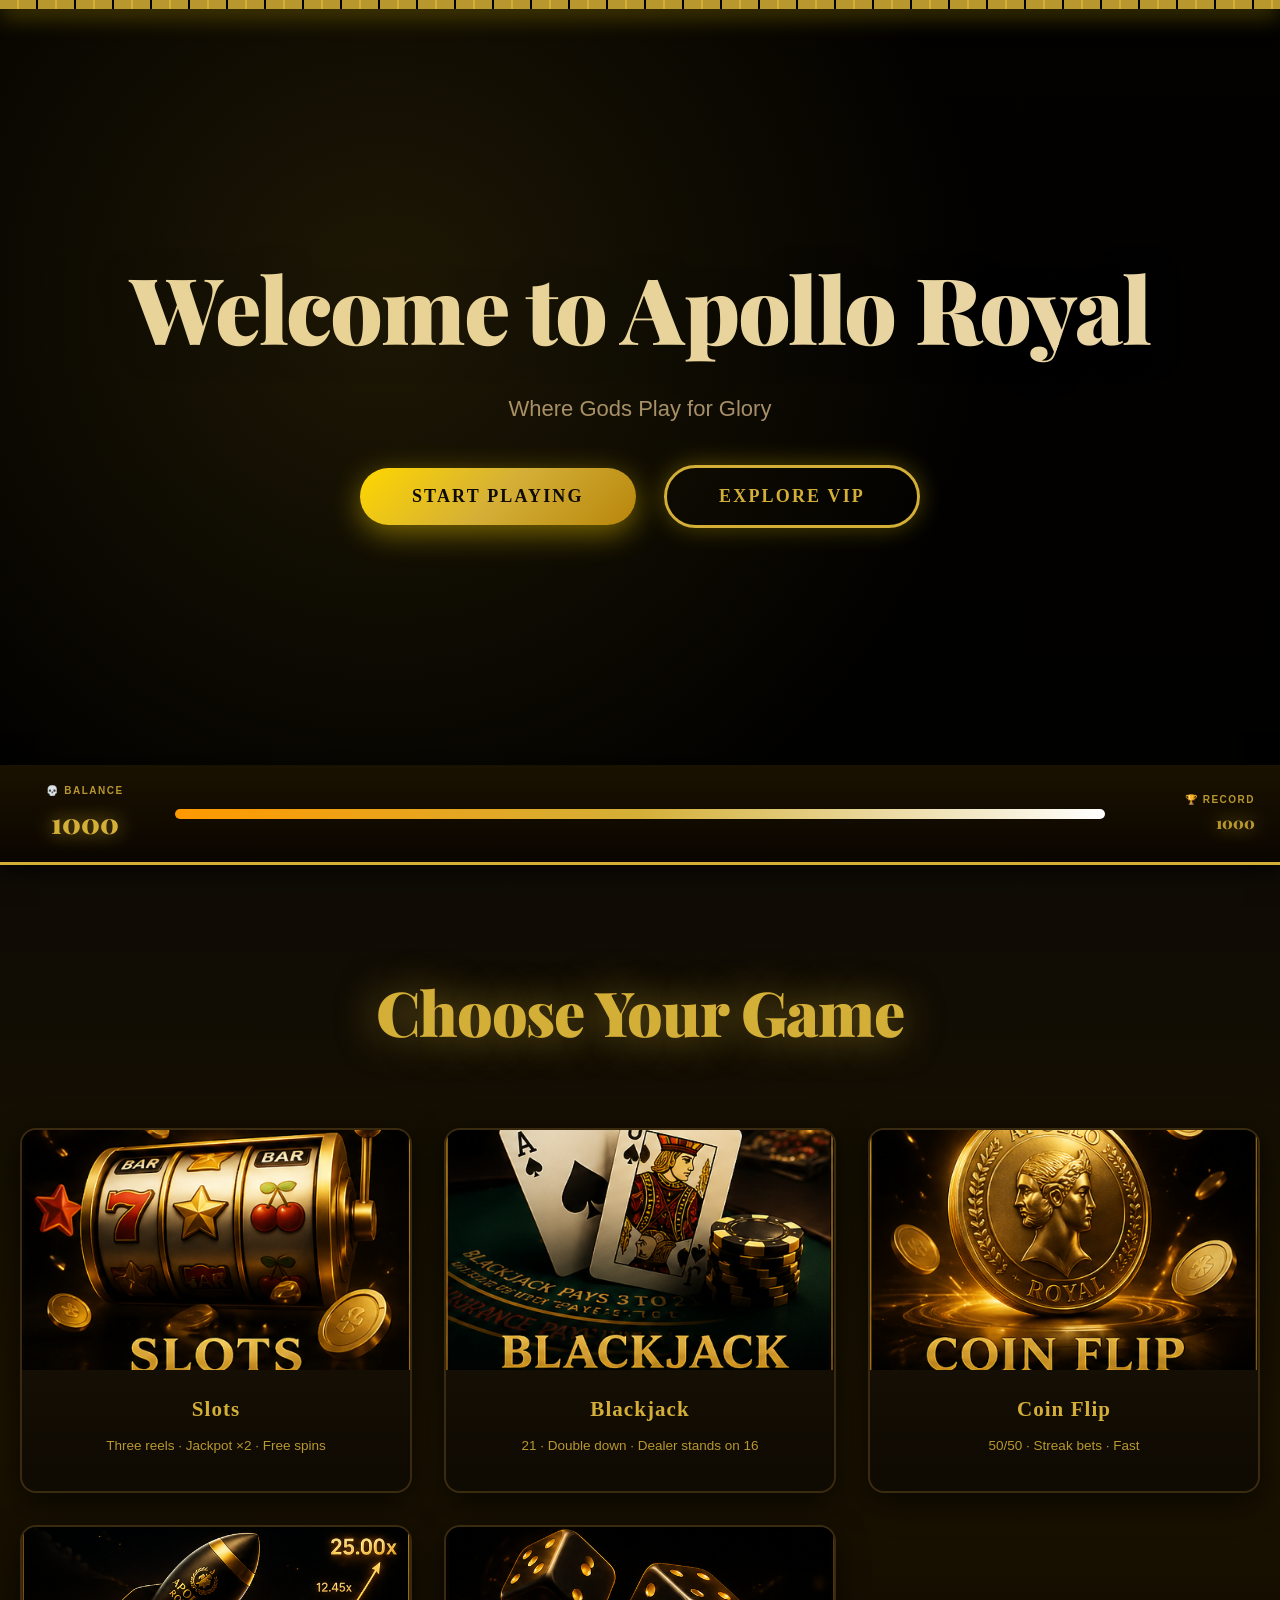
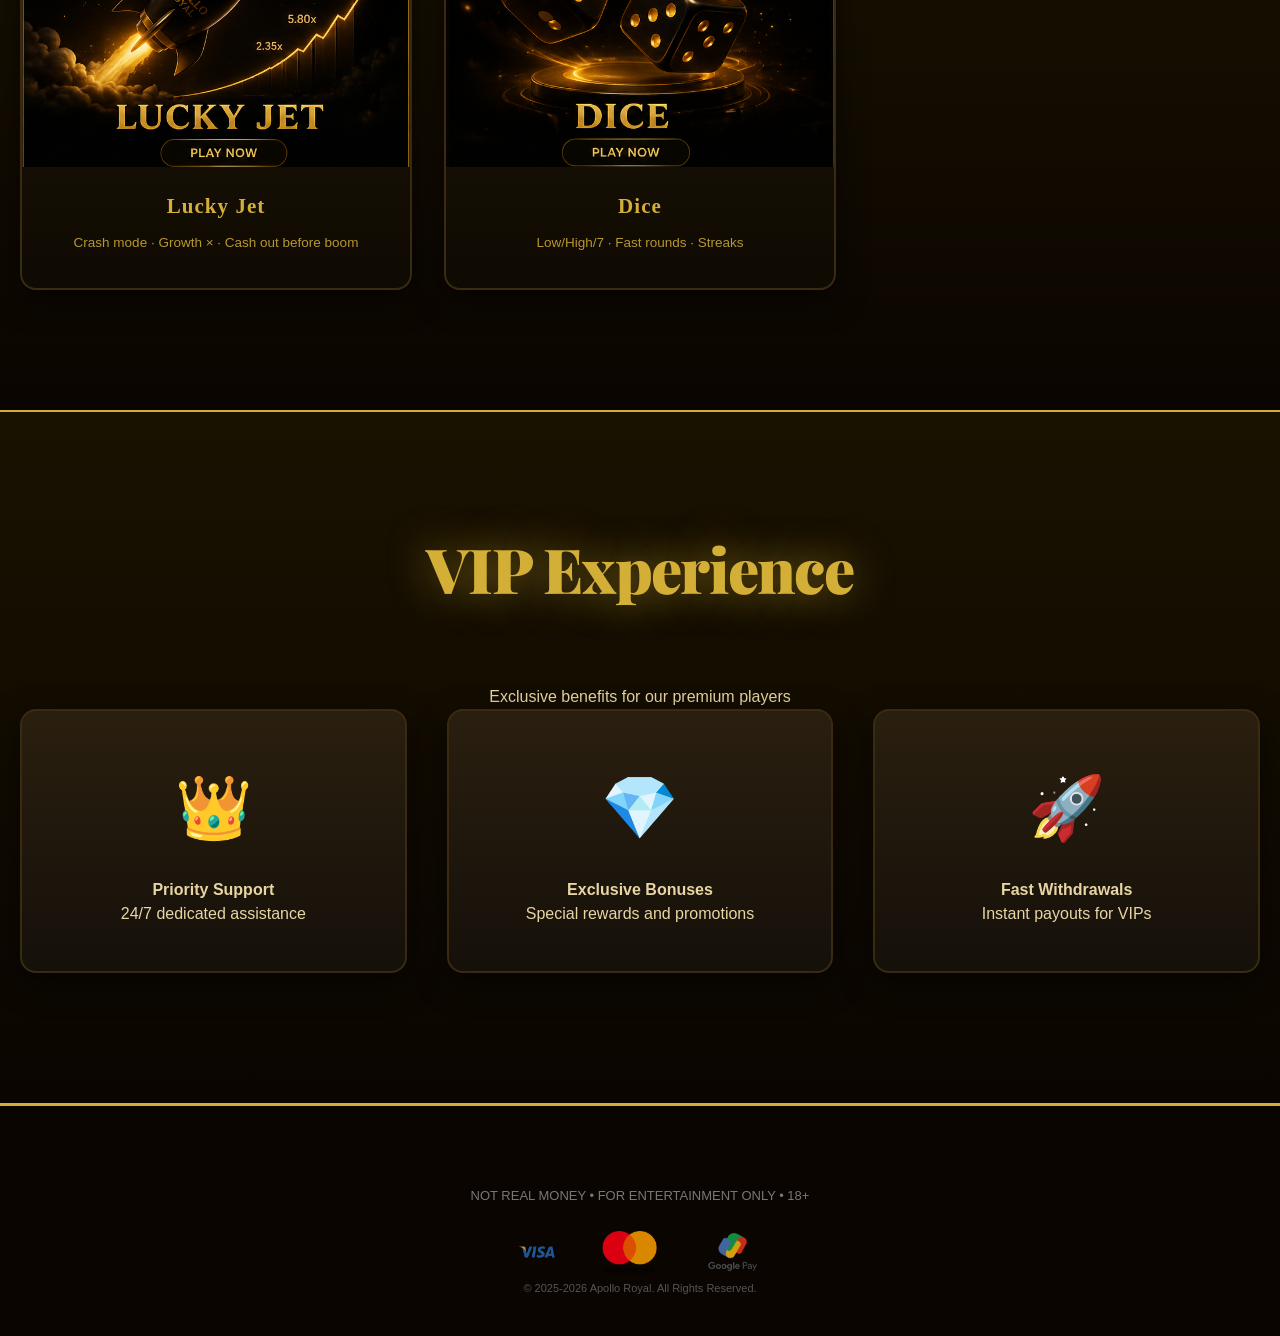
<file: index.html>
﻿<!DOCTYPE html>
<html lang="en">
<head>
<meta charset="UTF-8">
<meta name="viewport" content="width=device-width, initial-scale=1.0">
<title>APOLLO ROYAL</title>
<link rel="stylesheet" href="styles.css">
<script src="script.js"></script>
</script>
</head>
<body>

<div class="chain-bar"></div>
<canvas id="fxCanvas"></canvas>
<div id="jpFlash"></div>
<div id="gameOver">
  <h2>💀 BANKRUPT 💀</h2>
  <p>BALANCE DEPLETED</p>
  <button id="btnRestart" onclick="restartGame()">⚡ PLAY AGAIN ⚡</button>
</div>
<div id="jpBanner">
  <div class="jp-title" id="jpTitle">💰 JACKPOT! 💰</div>
  <div class="jp-sub" id="jpSub">TRIPLE MATCH — ×2</div>
</div>

<!-- ═══ MENU SCREEN ═══ -->
<div class="screen active" id="menuScreen">
  <div class="hero-section">
    <div class="hero-overlay"></div>
    <div class="hero-content">
      <h1 class="hero-title">Welcome to Apollo Royal</h1>
      <p class="hero-subtitle">Where Gods Play for Glory</p>
      <div class="hero-buttons">
        <button class="hero-btn primary" onclick="document.querySelector('.games-section').scrollIntoView({behavior:'smooth'}); snd && snd.click && snd.click();">
  Start Playing
</button>
        <button class="hero-btn secondary" onclick="scrollToVIP()">Explore VIP</button>
      </div>
    </div>
    <div class="floating-particles" id="floatingParticles"></div>
  </div>

  <div class="bal-bar">
    <div class="bal-left">
      <div class="bal-label">💀 BALANCE</div>
      <div class="bal-value" id="menuBal">1000</div>
    </div>
    <div class="bal-track"><div class="bal-fill" id="menuBalFill" style="width:100%"></div></div>
    <div class="bal-right">
      <div class="bal-label">🏆 RECORD</div>
      <div class="bal-value" id="menuBest" style="font-size:16px;color:var(--gold2);">1000</div>
    </div>
  </div>

  <div class="games-section">
    <h2 class="section-title">Choose Your Game</h2>
    <div class="games-grid">
      <div class="game-card" onclick="gotoScreen('slotsScreen')">
        <div class="game-image">
          <img src="images/icons/slots.png" alt="Slots" class="game-img">
          <div class="game-overlay"></div>
        </div>
        <div class="game-content">
          <h3 class="game-title">Slots</h3>
          <p class="game-desc">Three reels · Jackpot ×2 · Free spins</p>
          <span class="game-tag">TOP</span>
        </div>
      </div>
      <div class="game-card" onclick="gotoScreen('bjScreen')">
        <div class="game-image">
          <img src="images/icons/blackjack.png" alt="Blackjack" class="game-img">
          <div class="game-overlay"></div>
        </div>
        <div class="game-content">
          <h3 class="game-title">Blackjack</h3>
          <p class="game-desc">21 · Double down · Dealer stands on 16</p>
          <span class="game-tag strategy">STRATEGY</span>
        </div>
      </div>
      <div class="game-card" onclick="gotoScreen('cfScreen')">
        <div class="game-image">
          <img src="images/icons/coinflip.png" alt="Coin Flip" class="game-img">
          <div class="game-overlay"></div>
        </div>
        <div class="game-content">
          <h3 class="game-title">Coin Flip</h3>
          <p class="game-desc">50/50 · Streak bets · Fast</p>
          <span class="game-tag">FAST</span>
        </div>
      </div>
      <div class="game-card" onclick="gotoScreen('crashScreen')">
        <div class="game-image">
          <img src="images/icons/luckyjet.png" alt="Lucky Jet" class="game-img">
          <div class="game-overlay"></div>
        </div>
        <div class="game-content">
          <h3 class="game-title">Lucky Jet</h3>
          <p class="game-desc">Crash mode · Growth × · Cash out before boom</p>
          <span class="game-tag hot">HOT</span>
        </div>
      </div>
      <div class="game-card" onclick="gotoScreen('diceScreen')">
        <div class="game-image">
          <img src="images/icons/dice.png" alt="Dice" class="game-img">
          <div class="game-overlay"></div>
        </div>
        <div class="game-content">
          <h3 class="game-title">Dice</h3>
          <p class="game-desc">Low/High/7 · Fast rounds · Streaks</p>
          <span class="game-tag strategy">NEW</span>
        </div>
      </div>
    </div>
  </div>

  <div class="vip-section" id="vipSection">
    <h2 class="section-title">VIP Experience</h2>
    <p class="vip-desc">Exclusive benefits for our premium players</p>
    <div class="vip-features">
      <div class="vip-feature">
        <div class="vip-icon">👑</div>
        <h4>Priority Support</h4>
        <p>24/7 dedicated assistance</p>
      </div>
      <div class="vip-feature">
        <div class="vip-icon">💎</div>
        <h4>Exclusive Bonuses</h4>
        <p>Special rewards and promotions</p>
      </div>
      <div class="vip-feature">
        <div class="vip-icon">🚀</div>
        <h4>Fast Withdrawals</h4>
        <p>Instant payouts for VIPs</p>
      </div>
    </div>
  </div>

<footer class="casino-footer">
  <!-- Bottom Section -->
  <div class="footer-bottom">
    <p class="disclaimer">NOT REAL MONEY • FOR ENTERTAINMENT ONLY • 18+</p>
    
    <div class="payments">
      <img src="images/symbols/visa.png" alt="Visa">
      <img src="images/symbols/mastercard.png" alt="Mastercard">
      <img src="images/symbols/gpay.png" alt="Google Pay">
    </div>

    <p class="copyright">© 2025-2026 Apollo Royal. All Rights Reserved.</p>
  </div>
</footer>
</div>

<div class="screen" id="slotsScreen">
  <div class="site-header">
  <div class="logo-frame">
    <img class="logo-img" src="images/logos/apollo-royal-logo.png" alt="Apollo Royal">
  </div>
</div>
  <div class="bal-bar">
    <div class="bal-left">
      <div class="bal-label">💀 BALANCE</div>
      <div class="bal-value" id="slotsBal">1000</div>
    </div>
    <div class="bal-track"><div class="bal-fill" id="slotsBalFill" style="width:100%"></div></div>
    <div class="bal-right">
      <div class="bal-label">🏆 WIN</div>
      <div class="bal-value" id="slotsWin" style="font-size:16px;color:var(--green);">—</div>
    </div>
  </div>
 <nav class="nav-menu">
  <button class="nav-btn" onclick="gotoScreen('menuScreen')">
    <span class="nav-icon">🏠</span>
    <span class="nav-label">MENU</span>
  </button>
  <button class="nav-btn" onclick="gotoScreen('slotsScreen')">
    <span class="nav-icon">🎰</span>
    <span class="nav-label">SLOTS</span>
  </button>
  <button class="nav-btn" onclick="gotoScreen('bjScreen')">
    <span class="nav-icon">🃏</span>
    <span class="nav-label">BLACKJACK</span>
  </button>
  <button class="nav-btn" onclick="gotoScreen('cfScreen')">
    <span class="nav-icon">🪙</span>
    <span class="nav-label">COIN FLIP</span>
  </button>
  <button class="nav-btn" onclick="gotoScreen('crashScreen')">
    <span class="nav-icon">🚀</span>
    <span class="nav-label">LUCKY JET</span>
  </button>
  <button class="nav-btn" onclick="gotoScreen('diceScreen')">
    <span class="nav-icon">🎲</span>
    <span class="nav-label">DICE</span>
  </button>
</nav>
  <div class="game-body">
    <div class="machine-frame">
    <div class="machine-inner">
      <div class="mcorner mc-tl"></div><div class="mcorner mc-tr"></div>
      <div class="mcorner mc-bl"></div><div class="mcorner mc-br"></div>
      <div class="fs-badge" id="fsBadge">🆓 ФРИСПИН</div>

      <div class="reels-row">
        <div class="reel-wrap"><div class="reel-lbl">◆ I ◆</div>
          <div class="reel" id="reel0"><div class="win-line" id="wl0"></div><div class="reel-strip" id="strip0"></div></div></div>
        <div class="reel-wrap"><div class="reel-lbl">◆ II ◆</div>
          <div class="reel" id="reel1"><div class="win-line" id="wl1"></div><div class="reel-strip" id="strip1"></div></div></div>
        <div class="reel-wrap"><div class="reel-lbl">◆ III ◆</div>
          <div class="reel" id="reel2"><div class="win-line" id="wl2"></div><div class="reel-strip" id="strip2"></div></div></div>
      </div>

      <div class="msg-box"><div class="msg idle show" id="slotMsg">SPIN — RISK — WIN</div></div>

      <div class="slot-controls">
        <div class="bet-row">
          <span class="bet-label">BET:</span>
          <button class="bet-btn" onclick="changeBet(-25)">−</button>
          <span class="bet-val" id="betVal">50</span>
          <button class="bet-btn" onclick="changeBet(25)">+</button>
          <span class="bet-label" style="margin-left:10px;">FREESPINS:</span>
          <span class="bet-val" id="fsCount" style="color:var(--green);font-size:15px;">0</span>
        </div>

        <button class="btn-spin" id="spinBtn" onclick="spin()">
          <div class="spin-outer"><div class="spin-inner">
            <span class="spin-icon">⚡</span>
            <span class="spin-text" id="spinBtnText">SPIN</span>
            <span class="spin-icon">⚡</span>
          </div></div>
        </button>

        <div class="chain-div">⛓ ⛓ ⛓</div>

        <button class="btn-bonus" id="bonusBtn" onclick="claimBonus()">
          <div class="bonus-inner">
            <span class="bonus-text">💰 BONUS +200 · 3 FREESPINS</span>
            <span class="bonus-timer" id="bonusTimer"></span>
          </div>
        </button>
      </div>

      <div class="stats-row">
        <div class="stat-item"><div class="stat-val" id="stSpins">0</div><div class="stat-lbl">SPINS</div></div>
        <div class="stat-item"><div class="stat-val" id="stWins">0</div><div class="stat-lbl">WINS</div></div>
        <div class="stat-item"><div class="stat-val" id="stJP">0</div><div class="stat-lbl">JACKPOTS</div></div>
        <div class="stat-item"><div class="stat-val" id="stBest">1000</div><div class="stat-lbl">RECORD</div></div>
      </div>

      <div class="pt-wrap">
        <div class="pt-title">⛓ THREE OF A KIND = x2/x3 · CHANCE ~25% · FREESPIN BOOSTS WIN ⛓</div>
        <div class="pt-grid" id="ptGrid"></div>
      </div>
    </div>
    </div>
  </div>
  <footer><div class="footer-warn">💀 FOR KIDS ONLY · NOT REAL MONEY 💀</div></footer>
</div>

<!-- ====================== BLACKJACK ====================== -->
<div class="screen" id="bjScreen">
  <div class="site-header">...your header...</div>
  
  <div class="bal-bar"></div>
  <nav class="nav-menu">...your nav...</nav>

  <div class="game-body bj-body">
    <div class="game-frame">
      <div class="dealer-area">
        <div class="area-label">🤖 DEALER</div>
        <div class="cards-row" id="dealerCards"></div>
        <div class="score-display" id="dealerScore">—</div>
      </div>

      <div class="player-area">
        <div class="area-label">👤 YOU</div>
        <div class="cards-row" id="playerCards"></div>
        <div class="score-display" id="playerScore">—</div>
      </div>

      <div class="bet-panel">
        <div class="current-bet">CURRENT BET <span id="bjCurBet">0</span></div>
        <div class="chips" id="bjChips">
          <div class="chip" data-value="10">10</div>
          <div class="chip" data-value="25">25</div>
          <div class="chip" data-value="50">50</div>
          <div class="chip" data-value="100">100</div>
          <div class="chip" data-value="500">500</div>
        </div>
      </div>

      <div class="bj-actions">
        <button id="bjDeal" onclick="bjDeal()">🃏 DEAL</button>
        <button id="bjHit" onclick="bjHit()" disabled>HIT</button>
        <button id="bjStand" onclick="bjStand()" disabled>STAND</button>
        <button id="bjDouble" onclick="bjDouble()" disabled>DOUBLE</button>
        <button id="bjClear" onclick="bjClear()">CLEAR</button>
      </div>

      <div class="bj-msg" id="bjMsg"></div>
    </div>
  </div>
</div>

<!-- ====================== COIN FLIP ====================== -->
<div class="screen" id="cfScreen">
  <div class="site-header">...header...</div>
  <div class="bal-bar"></div>
  <nav class="nav-menu">...nav...</nav>

  <div class="game-body cf-body">
    <div class="game-frame">
      <div class="coin-arena" id="coinArena">
        <div class="coin-wrap" id="coinWrap">
          <div class="coin-face coin-heads">🚀</div>
          <div class="coin-face coin-tails">💥</div>
        </div>
      </div>

      <div class="cf-result" id="cfResult"></div>

      <div class="choose-side">
        <button class="side-btn" id="cfHeadsBtn" onclick="chooseSide('heads')">🚀 ROCKET</button>
        <button class="side-btn" id="cfTailsBtn" onclick="chooseSide('tails')">💥 EXPLOSION</button>
      </div>

      <div class="bet-panel">
        <div class="current-bet">BET <span id="cfCurBet">0</span></div>
        <div class="chips">
          <div class="chip" data-value="10">10</div>
          <div class="chip" data-value="25">25</div>
          <div class="chip" data-value="50">50</div>
          <div class="chip" data-value="100">100</div>
        </div>
      </div>

      <button class="big-action-btn" id="cfTossBtn" onclick="cfToss()" disabled>🚀 LAUNCH COIN 🚀</button>
      
      <div class="streak-info">STREAK: <span id="cfStreak">0</span> | BEST: <span id="cfBestStreak">0</span></div>
    </div>
  </div>
</div>

<!-- ====================== LUCKY JET (CRASH) ====================== -->
<div class="screen" id="crashScreen">
  <div class="site-header">...header...</div>
  <div class="bal-bar"></div>
  <nav class="nav-menu">...nav...</nav>

  <div class="game-body crash-body">
    <div class="game-frame">
      <div class="crash-mult" id="crashMult">1.00x</div>
      <div class="crash-msg" id="crashMsg">Place bet and launch</div>

      <div class="crash-arena" id="crashArena">
        <div class="crash-rocket" id="crashRocket">
          <img class="jet-rider" src="images/symbols/crash.jpg" alt="Lucky Jet">
        </div>
        <div class="crash-boom" id="crashBoom">💥</div>
      </div>

      <div class="bet-panel">
        <div class="current-bet">BET <span id="crashBet">0</span></div>
        <div class="chips">
          <div class="chip" data-value="10">10</div>
          <div class="chip" data-value="25">25</div>
          <div class="chip" data-value="50">50</div>
          <div class="chip" data-value="100">100</div>
          <div class="chip" data-value="500">500</div>
        </div>
      </div>

      <div class="crash-actions">
        <button id="crashStartBtn" onclick="crashStart()">🚀 START FLIGHT</button>
        <button id="crashCashoutBtn" onclick="crashCashout()" disabled>💰 CASHOUT</button>
        <button onclick="crashClearBet()">CLEAR</button>
      </div>

      <div class="crash-history" id="crashHistory"></div>
    </div>
  </div>
</div>

<!-- ====================== DICE ====================== -->
<div class="screen" id="diceScreen">
  <div class="site-header">...header...</div>
  <div class="bal-bar"></div>
  <nav class="nav-menu">...nav...</nav>

  <div class="game-body dice-body">
    <div class="game-frame">
      <div class="dice-title">DICE DUEL</div>
      
      <div class="dice-container">
        <div class="dice-row">
          <div class="die" id="die1">⚀</div>
          <div class="die" id="die2">⚀</div>
        </div>
        <div class="dice-sum" id="diceSum">SUM: —</div>
      </div>

      <div class="dice-choices">
        <button class="dice-choice" id="diceLowBtn" onclick="diceChoose('low')">LOW (2-6) ×2</button>
        <button class="dice-choice" id="diceSevenBtn" onclick="diceChoose('seven')">EXACT 7 ×5</button>
        <button class="dice-choice" id="diceHighBtn" onclick="diceChoose('high')">HIGH (8-12) ×2</button>
      </div>

      <div class="bet-panel">
        <div class="current-bet">BET <span id="diceBet">0</span></div>
        <div class="chips">
          <div class="chip" data-value="10">10</div>
          <div class="chip" data-value="25">25</div>
          <div class="chip" data-value="50">50</div>
          <div class="chip" data-value="100">100</div>
        </div>
      </div>

      <button class="big-action-btn" id="diceRollBtn" onclick="diceRoll()" disabled>🎲 ROLL DICE</button>

      <div class="streak-info">STREAK: <span id="diceStreak">0</span> | BEST: <span id="diceBestStreak">0</span></div>
    </div>
  </div>
</div>

</body>
</html>
</file>
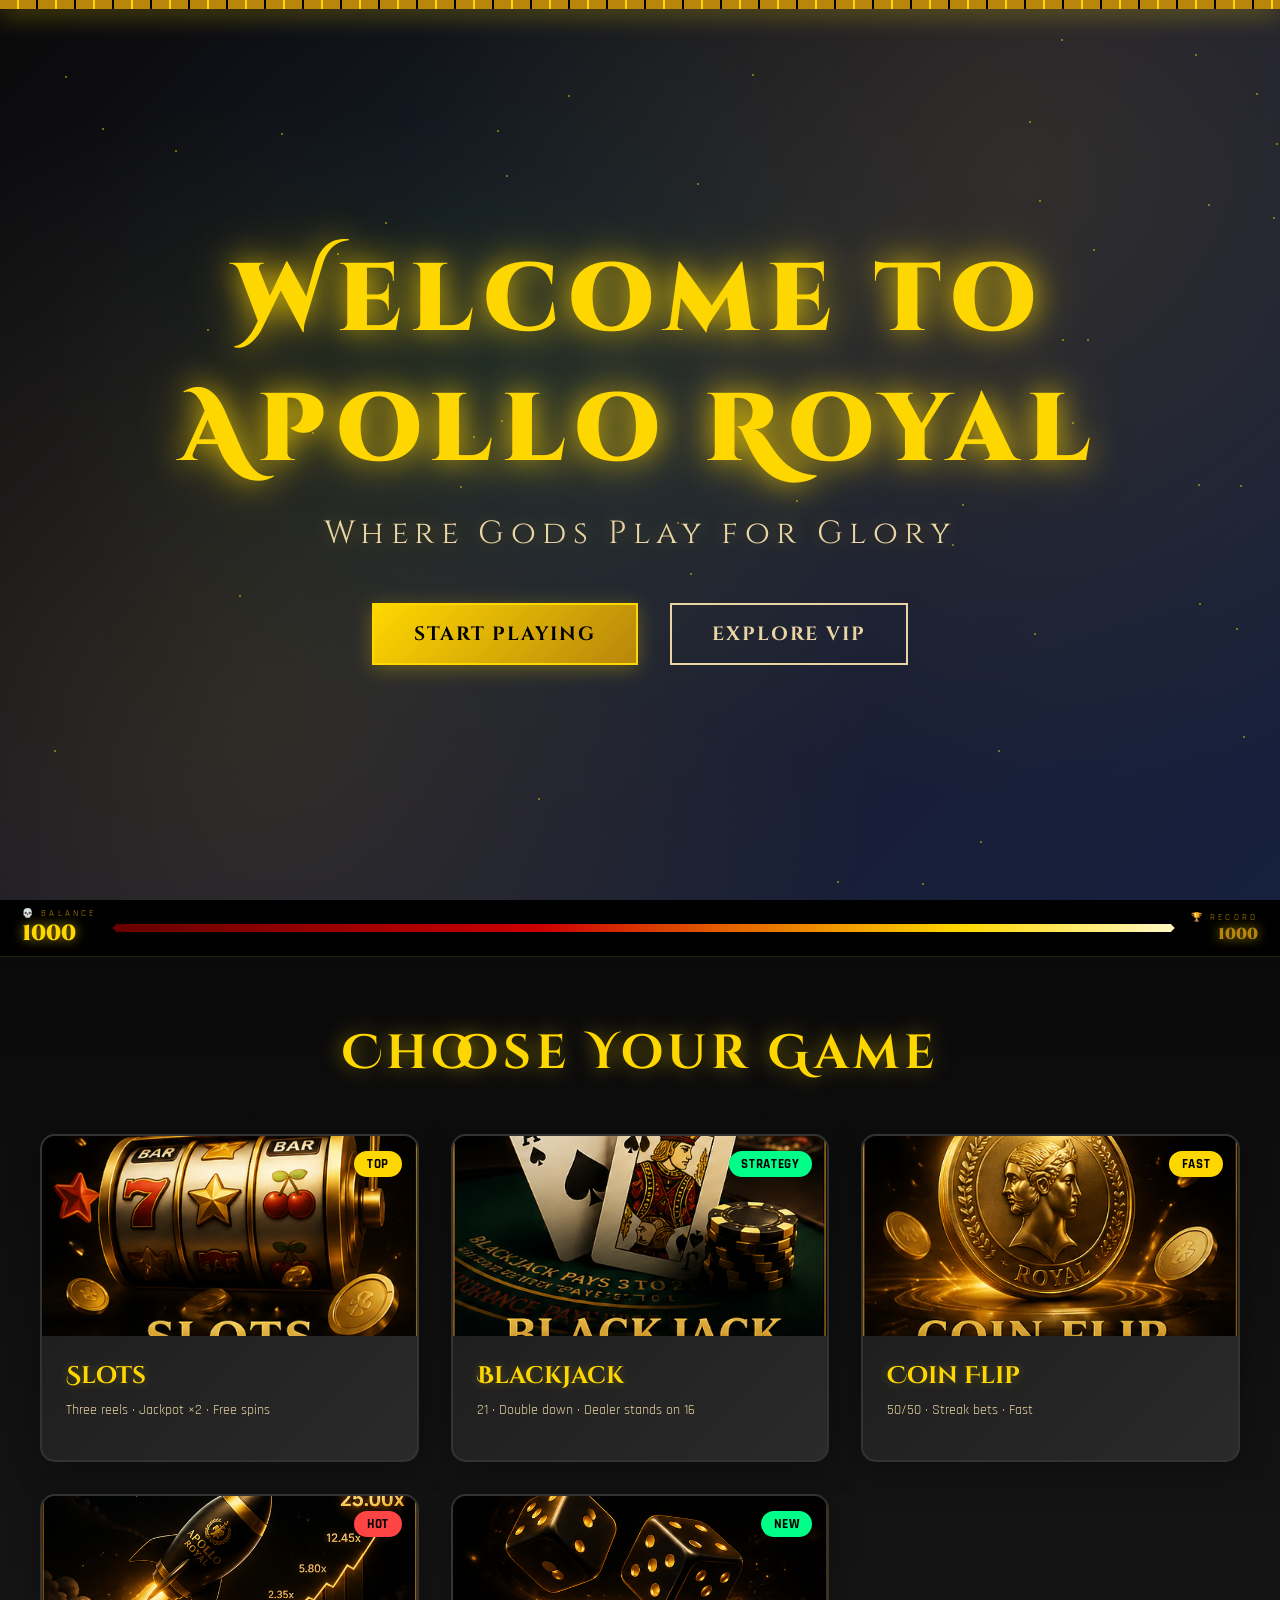
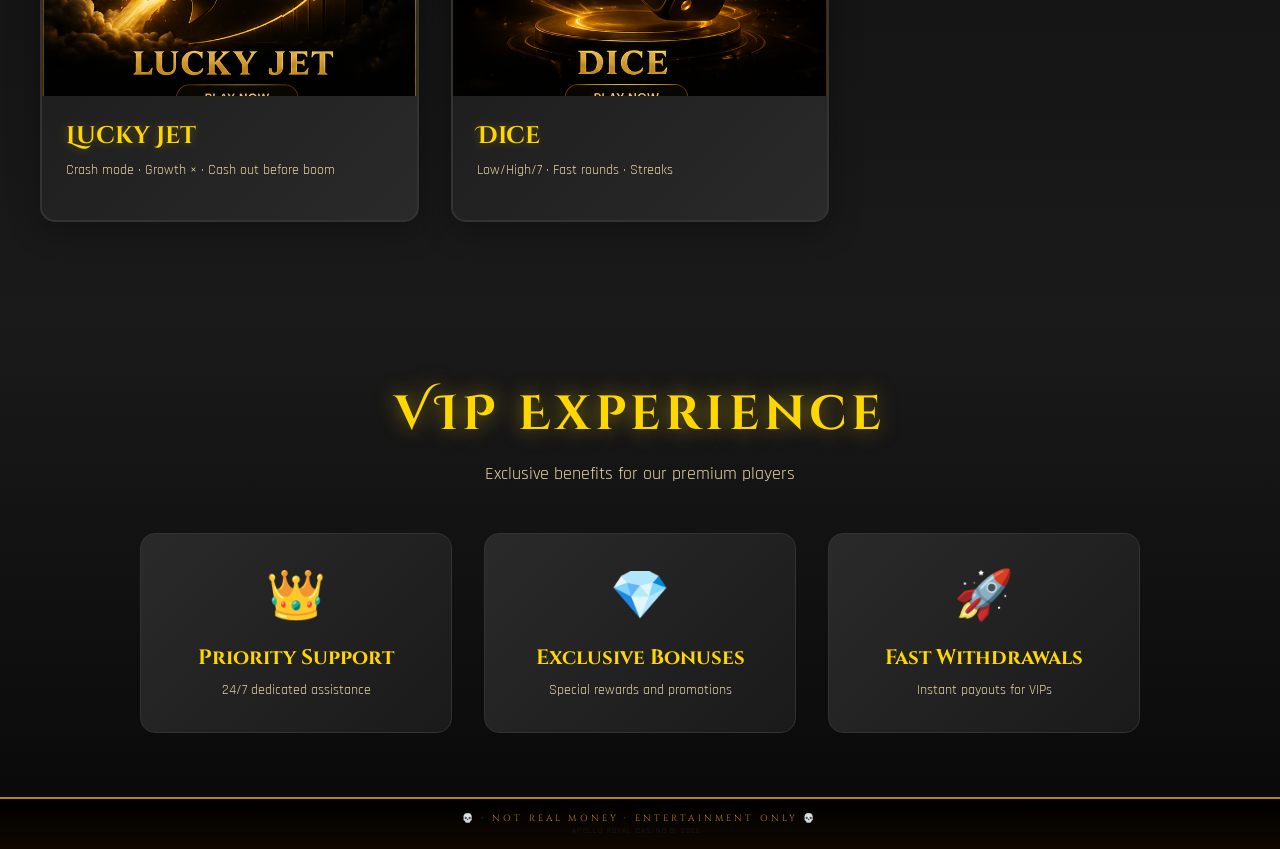
<file: appoloroyAL (5).html>
﻿<!DOCTYPE html>
<html lang="en">
<head>
<meta charset="UTF-8">
<meta name="viewport" content="width=device-width, initial-scale=1.0">
<title>APOLLO ROYAL</title>
<link rel="stylesheet" href="styles (2).css">
<script src="script.js"></script>
</head>
<body>

<div class="chain-bar"></div>
<canvas id="fxCanvas"></canvas>
<div id="jpFlash"></div>
<div id="gameOver">
  <h2>💀 BANKRUPT 💀</h2>
  <p>BALANCE DEPLETED</p>
  <button id="btnRestart" onclick="restartGame()">⚡ PLAY AGAIN ⚡</button>
</div>
<div id="jpBanner">
  <div class="jp-title" id="jpTitle">💰 JACKPOT! 💰</div>
  <div class="jp-sub" id="jpSub">TRIPLE MATCH — ×2</div>
</div>

<!-- ═══ MENU SCREEN ═══ -->
<div class="screen active" id="menuScreen">
  <div class="hero-section">
    <div class="hero-overlay"></div>
    <div class="hero-content">
      <h1 class="hero-title">Welcome to Apollo Royal</h1>
      <p class="hero-subtitle">Where Gods Play for Glory</p>
      <div class="hero-buttons">
        <button class="hero-btn primary" onclick="gotoScreen('slotsScreen')">Start Playing</button>
        <button class="hero-btn secondary" onclick="scrollToVIP()">Explore VIP</button>
      </div>
    </div>
    <div class="floating-particles" id="floatingParticles"></div>
  </div>

  <div class="bal-bar">
    <div class="bal-left">
      <div class="bal-label">💀 BALANCE</div>
      <div class="bal-value" id="menuBal">1000</div>
    </div>
    <div class="bal-track"><div class="bal-fill" id="menuBalFill" style="width:100%"></div></div>
    <div class="bal-right">
      <div class="bal-label">🏆 RECORD</div>
      <div class="bal-value" id="menuBest" style="font-size:16px;color:var(--gold2);">1000</div>
    </div>
  </div>

  <div class="games-section">
    <h2 class="section-title">Choose Your Game</h2>
    <div class="games-grid">
      <div class="game-card" onclick="gotoScreen('slotsScreen')">
        <div class="game-image">
          <img src="images/icons/slots.png" alt="Slots" class="game-img">
          <div class="game-overlay"></div>
        </div>
        <div class="game-content">
          <h3 class="game-title">Slots</h3>
          <p class="game-desc">Three reels · Jackpot ×2 · Free spins</p>
          <span class="game-tag">TOP</span>
        </div>
      </div>
      <div class="game-card" onclick="gotoScreen('bjScreen')">
        <div class="game-image">
          <img src="images/icons/blackjack.png" alt="Blackjack" class="game-img">
          <div class="game-overlay"></div>
        </div>
        <div class="game-content">
          <h3 class="game-title">Blackjack</h3>
          <p class="game-desc">21 · Double down · Dealer stands on 16</p>
          <span class="game-tag strategy">STRATEGY</span>
        </div>
      </div>
      <div class="game-card" onclick="gotoScreen('cfScreen')">
        <div class="game-image">
          <img src="images/icons/coinflip.png" alt="Coin Flip" class="game-img">
          <div class="game-overlay"></div>
        </div>
        <div class="game-content">
          <h3 class="game-title">Coin Flip</h3>
          <p class="game-desc">50/50 · Streak bets · Fast</p>
          <span class="game-tag">FAST</span>
        </div>
      </div>
      <div class="game-card" onclick="gotoScreen('crashScreen')">
        <div class="game-image">
          <img src="images/icons/luckyjet.png" alt="Lucky Jet" class="game-img">
          <div class="game-overlay"></div>
        </div>
        <div class="game-content">
          <h3 class="game-title">Lucky Jet</h3>
          <p class="game-desc">Crash mode · Growth × · Cash out before boom</p>
          <span class="game-tag hot">HOT</span>
        </div>
      </div>
      <div class="game-card" onclick="gotoScreen('diceScreen')">
        <div class="game-image">
          <img src="images/icons/dice.png" alt="Dice" class="game-img">
          <div class="game-overlay"></div>
        </div>
        <div class="game-content">
          <h3 class="game-title">Dice</h3>
          <p class="game-desc">Low/High/7 · Fast rounds · Streaks</p>
          <span class="game-tag strategy">NEW</span>
        </div>
      </div>
    </div>
  </div>

  <div class="vip-section" id="vipSection">
    <h2 class="section-title">VIP Experience</h2>
    <p class="vip-desc">Exclusive benefits for our premium players</p>
    <div class="vip-features">
      <div class="vip-feature">
        <div class="vip-icon">👑</div>
        <h4>Priority Support</h4>
        <p>24/7 dedicated assistance</p>
      </div>
      <div class="vip-feature">
        <div class="vip-icon">💎</div>
        <h4>Exclusive Bonuses</h4>
        <p>Special rewards and promotions</p>
      </div>
      <div class="vip-feature">
        <div class="vip-icon">🚀</div>
        <h4>Fast Withdrawals</h4>
        <p>Instant payouts for VIPs</p>
      </div>
    </div>
  </div>

  <footer>
    <div class="footer-warn">💀 · NOT REAL MONEY · ENTERTAINMENT ONLY 💀</div>
    <div class="footer-sub">APOLLO ROYAL CASINO © 2026 ·</div>
  </footer>
</div>

<div class="screen" id="slotsScreen">
  <div class="site-header" style="padding:10px 20px 8px;">
    <img class="logo-img" src="images/logos/apollo-royal-logo.png" alt="Apollo Royal" style="max-width:min(100px,60vw);">
  </div>
  <div class="bal-bar">
    <div class="bal-left">
      <div class="bal-label">💀 BALANCE</div>
      <div class="bal-value" id="slotsBal">1000</div>
    </div>
    <div class="bal-track"><div class="bal-fill" id="slotsBalFill" style="width:100%"></div></div>
    <div class="bal-right">
      <div class="bal-label">🏆 WIN</div>
      <div class="bal-value" id="slotsWin" style="font-size:16px;color:var(--green);">—</div>
    </div>
  </div>
  <nav class="nav-menu">
    <button class="nav-btn active" onclick="gotoScreen('menuScreen')"><span class="nav-icon">🏠</span>MENU</button>
    <button class="nav-btn active" onclick="void(0)" style="color:var(--gold);border-bottom:3px solid var(--gold);"><span class="nav-icon">🎰</span>SLOTS</button>
    <button class="nav-btn" onclick="gotoScreen('bjScreen')"><span class="nav-icon">🃏</span>BLACKJACK</button>
    <button class="nav-btn" onclick="gotoScreen('cfScreen')"><span class="nav-icon">🪙</span>COIN FLIP</button>
    <button class="nav-btn" onclick="gotoScreen('crashScreen')"><span class="nav-icon">🚀</span>LUCKY JET</button>
    <button class="nav-btn" onclick="gotoScreen('diceScreen')"><span class="nav-icon">🎲</span>DICE</button>
  </nav>
  <div class="game-body">
    <div class="machine-frame">
    <div class="machine-inner">
      <div class="mcorner mc-tl"></div><div class="mcorner mc-tr"></div>
      <div class="mcorner mc-bl"></div><div class="mcorner mc-br"></div>
      <div class="fs-badge" id="fsBadge">🆓 ФРИСПИН</div>

      <div class="reels-row">
        <div class="reel-wrap"><div class="reel-lbl">◆ I ◆</div>
          <div class="reel" id="reel0"><div class="win-line" id="wl0"></div><div class="reel-strip" id="strip0"></div></div></div>
        <div class="reel-wrap"><div class="reel-lbl">◆ II ◆</div>
          <div class="reel" id="reel1"><div class="win-line" id="wl1"></div><div class="reel-strip" id="strip1"></div></div></div>
        <div class="reel-wrap"><div class="reel-lbl">◆ III ◆</div>
          <div class="reel" id="reel2"><div class="win-line" id="wl2"></div><div class="reel-strip" id="strip2"></div></div></div>
      </div>

      <div class="msg-box"><div class="msg idle show" id="slotMsg">SPIN — RISK — WIN</div></div>

      <div class="slot-controls">
        <div class="bet-row">
          <span class="bet-label">BET:</span>
          <button class="bet-btn" onclick="changeBet(-25)">−</button>
          <span class="bet-val" id="betVal">50</span>
          <button class="bet-btn" onclick="changeBet(25)">+</button>
          <span class="bet-label" style="margin-left:10px;">FREESPINS:</span>
          <span class="bet-val" id="fsCount" style="color:var(--green);font-size:15px;">0</span>
        </div>

        <button class="btn-spin" id="spinBtn" onclick="spin()">
          <div class="spin-outer"><div class="spin-inner">
            <span class="spin-icon">⚡</span>
            <span class="spin-text" id="spinBtnText">SPIN</span>
            <span class="spin-icon">⚡</span>
          </div></div>
        </button>

        <div class="chain-div">⛓ ⛓ ⛓</div>

        <button class="btn-bonus" id="bonusBtn" onclick="claimBonus()">
          <div class="bonus-inner">
            <span class="bonus-text">💰 BONUS +200 · 3 FREESPINS</span>
            <span class="bonus-timer" id="bonusTimer"></span>
          </div>
        </button>
      </div>

      <div class="stats-row">
        <div class="stat-item"><div class="stat-val" id="stSpins">0</div><div class="stat-lbl">SPINS</div></div>
        <div class="stat-item"><div class="stat-val" id="stWins">0</div><div class="stat-lbl">WINS</div></div>
        <div class="stat-item"><div class="stat-val" id="stJP">0</div><div class="stat-lbl">JACKPOTS</div></div>
        <div class="stat-item"><div class="stat-val" id="stBest">1000</div><div class="stat-lbl">RECORD</div></div>
      </div>

      <div class="pt-wrap">
        <div class="pt-title">⛓ THREE OF A KIND = x2/x3 · CHANCE ~25% · FREESPIN BOOSTS WIN ⛓</div>
        <div class="pt-grid" id="ptGrid"></div>
      </div>
    </div>
    </div>
  </div>
  <footer><div class="footer-warn">💀 FOR ADULTS ONLY · NOT REAL MONEY 💀</div></footer>
</div>

<div class="screen" id="bjScreen">
  <div class="site-header" style="padding:10px 20px 8px;">
    <img class="logo-img" src="images/logos/apollo-royal-logo.png" alt="Apollo Royal" style="max-width:min(100px,60vw);">
  </div>
  <div class="bal-bar">
    <div class="bal-left">
      <div class="bal-label">💀 BALANCE</div>
      <div class="bal-value" id="bjBal">1000</div>
    </div>
    <div class="bal-track"><div class="bal-fill" id="bjBalFill" style="width:100%"></div></div>
    <div class="bal-right">
      <div class="bal-label">BET</div>
      <div class="bal-value" id="bjBetShow" style="font-size:16px;color:var(--red2);">0</div>
    </div>
  </div>
  <nav class="nav-menu">
    <button class="nav-btn" onclick="gotoScreen('menuScreen')"><span class="nav-icon">🏠</span>MENU</button>
    <button class="nav-btn" onclick="gotoScreen('slotsScreen')"><span class="nav-icon">🎰</span>SLOTS</button>
    <button class="nav-btn active" onclick="void(0)" style="color:var(--gold);border-bottom:3px solid var(--gold);"><span class="nav-icon">🃏</span>BLACKJACK</button>
    <button class="nav-btn" onclick="gotoScreen('cfScreen')"><span class="nav-icon">🪙</span>COIN FLIP</button>
    <button class="nav-btn" onclick="gotoScreen('crashScreen')"><span class="nav-icon">🚀</span>LUCKY JET</button>
    <button class="nav-btn" onclick="gotoScreen('diceScreen')"><span class="nav-icon">🎲</span>DICE</button>
  </nav>
  <div class="bj-body">
    <div class="bj-section">
      <div class="bj-label">🤖 DEALER</div>
      <div class="cards-row" id="dealerCards"></div>
      <div class="bj-score-display" id="dealerScore">—</div>
    </div>
    <div class="bj-msg" id="bjMsg"></div>
    <div class="bj-section">
      <div class="bj-label">👤 YOU</div>
      <div class="cards-row" id="playerCards"></div>
      <div class="bj-score-display" id="playerScore">—</div>
    </div>
    <div class="bj-section">
      <div class="bj-label">PLACE YOUR BET</div>
      <div class="bj-chips">
        <div class="chip c10" onclick="addBet(10)">10</div>
        <div class="chip c25" onclick="addBet(25)">25</div>
        <div class="chip c50" onclick="addBet(50)">50</div>
        <div class="chip c100" onclick="addBet(100)">100</div>
        <div class="chip c500" onclick="addBet(500)">500</div>
      </div>
      <div class="bj-cur-bet"><span>CURRENT BET</span><span id="bjCurBet">0</span></div>
    </div>
    <div class="bj-actions">
      <button class="bj-btn deal" id="bjDeal" onclick="bjDeal()">🃏 DEAL</button>
      <button class="bj-btn hit" id="bjHit" onclick="bjHit()" disabled>➕ HIT</button>
      <button class="bj-btn stand" id="bjStand" onclick="bjStand()" disabled>✋ STAND</button>
      <button class="bj-btn double" id="bjDouble" onclick="bjDouble()" disabled>×2 DOUBLE</button>
      <button class="bj-btn clear" id="bjClear" onclick="bjClear()">↺ CLEAR</button>
    </div>
  </div>
  <footer><div class="footer-warn">💀 FOR ADULTS ONLY · NOT REAL MONEY 💀</div></footer>
</div>

<!-- ═══ COIN FLIP SCREEN ═══ -->
<div class="screen" id="cfScreen">
  <div class="site-header" style="padding:10px 20px 8px;">
    <img class="logo-img" src="images/logos/apollo-royal-logo.png" alt="Apollo Royal" style="max-width:min(100px,60vw);">
  </div>
  <div class="bal-bar">
    <div class="bal-left">
      <div class="bal-label">💀 BALANCE</div>
      <div class="bal-value" id="cfBal">1000</div>
    </div>
    <div class="bal-track"><div class="bal-fill" id="cfBalFill" style="width:100%"></div></div>
    <div class="bal-right">
      <div class="bal-label">STREAK</div>
      <div class="bal-value" id="cfStreakDisp" style="font-size:16px;color:var(--green);">0</div>
    </div>
  </div>
  <nav class="nav-menu">
    <button class="nav-btn" onclick="gotoScreen('menuScreen')"><span class="nav-icon">🏠</span>MENU</button>
    <button class="nav-btn" onclick="gotoScreen('slotsScreen')"><span class="nav-icon">🎰</span>SLOTS</button>
    <button class="nav-btn" onclick="gotoScreen('bjScreen')"><span class="nav-icon">🃏</span>BLACKJACK</button>
    <button class="nav-btn active" onclick="void(0)" style="color:var(--gold);border-bottom:3px solid var(--gold);"><span class="nav-icon">🪙</span>COIN FLIP</button>
    <button class="nav-btn" onclick="gotoScreen('crashScreen')"><span class="nav-icon">🚀</span>LUCKY JET</button>
    <button class="nav-btn" onclick="gotoScreen('diceScreen')"><span class="nav-icon">🎲</span>DICE</button>
  </nav>
  <div class="cf-body">
    <div class="coin-arena" id="coinArena">
      <div class="coin-wrap" id="coinWrap">
        <div class="coin-face coin-heads">🚀</div>
        <div class="coin-face coin-tails">💥</div>
      </div>
      <div class="coin-shadow"></div>
    </div>
    <div class="cf-result-text" id="cfResult"></div>
    <div class="cf-choose">
      <button class="cf-btn" id="cfHeadsBtn" onclick="chooseSide('heads')">
        <div class="cf-btn-inner"><span class="cf-btn-icon">🚀</span><span class="cf-btn-lbl">РАКЕТА</span></div>
      </button>
      <button class="cf-btn" id="cfTailsBtn" onclick="chooseSide('tails')">
        <div class="cf-btn-inner"><span class="cf-btn-icon">💥</span><span class="cf-btn-lbl">EXPLOSION</span></div>
      </button>
    </div>
    <div class="bj-chips">
      <div class="chip c10" onclick="cfAddBet(10)">10</div>
      <div class="chip c25" onclick="cfAddBet(25)">25</div>
      <div class="chip c50" onclick="cfAddBet(50)">50</div>
      <div class="chip c100" onclick="cfAddBet(100)">100</div>
    </div>
    <div class="bj-cur-bet"><span>BET</span><span id="cfCurBet">0</span></div>
    <button class="cf-toss-btn" id="cfTossBtn" onclick="cfToss()" disabled>🚀 LAUNCH 🚀</button>
    <div class="cf-streak">STREAK: <span id="cfStreak">0</span> · BEST: <span id="cfBestStreak">0</span></div>
  </div>
  <footer><div class="footer-warn">💀 FOR ADULTS ONLY · NOT REAL MONEY 💀</div></footer>
</div>

<div class="screen" id="crashScreen">
  <div class="site-header" style="padding:10px 20px 8px;">
    <img class="logo-img" src="images/logos/apollo-royal-logo.png" alt="Apollo Royal" style="max-width:min(100px,60vw);">
  </div>
  <div class="bal-bar">
    <div class="bal-left">
      <div class="bal-label">💀 BALANCE</div>
      <div class="bal-value" id="crashBal">1000</div>
    </div>
    <div class="bal-track"><div class="bal-fill" id="crashBalFill" style="width:100%"></div></div>
    <div class="bal-right">
      <div class="bal-label">MAX X</div>
      <div class="bal-value" id="crashBestX" style="font-size:16px;color:var(--green);">1.00x</div>
    </div>
  </div>
  <nav class="nav-menu">
    <button class="nav-btn" onclick="gotoScreen('menuScreen')"><span class="nav-icon">🏠</span>MENU</button>
    <button class="nav-btn" onclick="gotoScreen('slotsScreen')"><span class="nav-icon">🎰</span>SLOTS</button>
    <button class="nav-btn" onclick="gotoScreen('bjScreen')"><span class="nav-icon">🃏</span>BLACKJACK</button>
    <button class="nav-btn" onclick="gotoScreen('cfScreen')"><span class="nav-icon">🪙</span>COIN FLIP</button>
    <button class="nav-btn active" onclick="void(0)" style="color:var(--gold);border-bottom:3px solid var(--gold);"><span class="nav-icon">🚀</span>LUCKY JET</button>
    <button class="nav-btn" onclick="gotoScreen('diceScreen')"><span class="nav-icon">🎲</span>DICE</button>
  </nav>
  <div class="crash-body">
    <div class="crash-top">
      <div class="crash-mult" id="crashMult">1.00x</div>
      <div class="crash-msg" id="crashMsg">Place your bet and press start</div>
    </div>
    <div class="crash-arena">
      <div class="crash-path"></div>
      <div class="crash-rocket" id="crashRocket">
        <img class="jet-rider" src="images/symbols/crash.jpg" alt="Lucky Jet">
      </div>
      <div class="crash-boom" id="crashBoom">💥</div>
    </div>
    <div class="bj-chips">
      <div class="chip c10" onclick="crashAddBet(10)">10</div>
      <div class="chip c25" onclick="crashAddBet(25)">25</div>
      <div class="chip c50" onclick="crashAddBet(50)">50</div>
      <div class="chip c100" onclick="crashAddBet(100)">100</div>
      <div class="chip c500" onclick="crashAddBet(500)">500</div>
    </div>
    <div class="bj-cur-bet"><span>BET</span><span id="crashBet">0</span></div>
    <div class="crash-auto">
      <span class="crash-auto-lbl">AUTO-CASHOUT:</span>
      <button class="crash-auto-btn" onclick="setCrashAuto(0)">OFF</button>
      <button class="crash-auto-btn" onclick="setCrashAuto(1.5)">1.5x</button>
      <button class="crash-auto-btn" onclick="setCrashAuto(2)">2x</button>
      <button class="crash-auto-btn" onclick="setCrashAuto(3)">3x</button>
      <span class="crash-auto-current" id="crashAutoDisp">OFF</span>
    </div>
    <div class="crash-actions">
      <button class="crash-btn start" id="crashStartBtn" onclick="crashStart()">🚀 START</button>
      <button class="crash-btn cashout" id="crashCashoutBtn" onclick="crashCashout()" disabled>💰 CASHOUT</button>
      <button class="crash-btn clear" id="crashClearBtn" onclick="crashClearBet()">↺ CLEAR</button>
    </div>
    <div class="crash-history-title">ROUND HISTORY</div>
    <div class="crash-history" id="crashHistory"></div>
  </div>
  <footer><div class="footer-warn">💀 FOR ADULTS ONLY · NOT REAL MONEY 💀</div></footer>
</div>

<div class="screen" id="diceScreen">
  <div class="site-header" style="padding:10px 20px 8px;">
    <img class="logo-img" src="images/logos/apollo-royal-logo.png" alt="Apollo Royal" style="max-width:min(100px,60vw);">
  </div>
  <div class="bal-bar">
    <div class="bal-left">
      <div class="bal-label">💀 BALANCE</div>
      <div class="bal-value" id="diceBal">1000</div>
    </div>
    <div class="bal-track"><div class="bal-fill" id="diceBalFill" style="width:100%"></div></div>
    <div class="bal-right">
      <div class="bal-label">STREAK</div>
      <div class="bal-value" id="diceStreakDisp" style="font-size:16px;color:var(--green);">0</div>
    </div>
  </div>
  <nav class="nav-menu">
    <button class="nav-btn" onclick="gotoScreen('menuScreen')"><span class="nav-icon">🏠</span>MENU</button>
    <button class="nav-btn" onclick="gotoScreen('slotsScreen')"><span class="nav-icon">🎰</span>SLOTS</button>
    <button class="nav-btn" onclick="gotoScreen('bjScreen')"><span class="nav-icon">🃏</span>BLACKJACK</button>
    <button class="nav-btn" onclick="gotoScreen('cfScreen')"><span class="nav-icon">🪙</span>COIN FLIP</button>
    <button class="nav-btn" onclick="gotoScreen('crashScreen')"><span class="nav-icon">🚀</span>LUCKY JET</button>
    <button class="nav-btn active" onclick="void(0)" style="color:var(--gold);border-bottom:3px solid var(--gold);"><span class="nav-icon">🎲</span>DICE</button>
  </nav>
  <div class="dice-body">
    <div class="dice-title">DICE DUEL</div>
    <div class="dice-row">
      <div class="die" id="die1">⚀</div>
      <div class="die" id="die2">⚀</div>
    </div>
    <div class="dice-sum" id="diceSum">SUM: —</div>
    <div class="dice-result" id="diceResult">Choose outcome and roll dice</div>
    <div class="dice-choices">
      <button class="dice-choice" id="diceLowBtn" onclick="diceChoose('low')">LOW 2-6 · x2</button>
      <button class="dice-choice" id="diceSevenBtn" onclick="diceChoose('seven')">EXACT 7 · x5</button>
      <button class="dice-choice" id="diceHighBtn" onclick="diceChoose('high')">HIGH 8-12 · x2</button>
    </div>
    <div class="bj-chips">
      <div class="chip c10" onclick="diceAddBet(10)">10</div>
      <div class="chip c25" onclick="diceAddBet(25)">25</div>
      <div class="chip c50" onclick="diceAddBet(50)">50</div>
      <div class="chip c100" onclick="diceAddBet(100)">100</div>
    </div>
    <div class="bj-cur-bet"><span>BET</span><span id="diceBet">0</span></div>
    <div class="crash-actions">
      <button class="crash-btn start" id="diceRollBtn" onclick="diceRoll()" disabled>🎲 ROLL</button>
      <button class="crash-btn clear" onclick="diceClearBet()">↺ CLEAR</button>
    </div>
    <div class="cf-streak">STREAK: <span id="diceStreak">0</span> · BEST: <span id="diceBestStreak">0</span></div>
  </div>
  <footer><div class="footer-warn">💀 FOR ADULTS ONLY · NOT REAL MONEY 💀</div></footer>
</div>

</body>
</html>
</file>
<file: styles.css>
@import url('https://fonts.googleapis.com/css2?family=Playfair+Display:wght@700;900&family=Inter:wght@400;500;600;700&display=swap');

body {
  font-family: 'Inter', system-ui, sans-serif;
  color: var(--text);
  line-height: 1.5;
}

h1, h2, h3, .hero-title, .section-title {
  font-family: 'Playfair Display', serif;
  font-weight: 900;
  letter-spacing: -0.02em;
}

:root {
  --bg: #0a0a0a;
  --dark: #111111;
  --card: #1a1a1a;
  --gold: #d4af37;
  --gold2: #b8972e;
  --text: #e0d4b8;
  --text-muted: #a38d6b;
  --accent: #ff2d55;
  --green: #22c55e;
  --radius: 12px;
}
* {
  transition: border-radius 0.3s ease, box-shadow 0.3s ease;
}
*{margin:0;padding:0;box-sizing:border-box;}
html,body{background:var(--bg);color:#e8d5a3;font-family:'Rajdhani',sans-serif;min-height:100vh;overflow-x:hidden;}

body::before{
  content:'';position:fixed;inset:0;pointer-events:none;z-index:0;
  background:
    radial-gradient(ellipse 90% 55% at 50% -5%,rgba(180,120,0,.18),transparent),
    radial-gradient(ellipse 55% 40% at 0% 105%,rgba(160,0,0,.12),transparent),
    radial-gradient(ellipse 55% 40% at 100% 105%,rgba(160,0,0,.12),transparent),
    repeating-linear-gradient(0deg,transparent 0,transparent 38px,rgba(255,215,0,.013) 38px,rgba(255,215,0,.013) 39px),
    repeating-linear-gradient(90deg,transparent 0,transparent 38px,rgba(255,215,0,.013) 38px,rgba(255,215,0,.013) 39px);
}

.chain-bar{
  position:fixed;top:0;left:0;right:0;height:9px;z-index:900;
  background:repeating-linear-gradient(90deg,var(--gold2) 0,var(--gold2) 17px,var(--gold) 17px,var(--gold) 19px,var(--gold2) 19px,var(--gold2) 36px,#000 36px,#000 38px);
  box-shadow:0 3px 25px rgba(255,215,0,.55);
}

#fxCanvas{position:fixed;inset:0;pointer-events:none;z-index:800;width:100%;height:100%;}

#jpFlash{position:fixed;inset:0;pointer-events:none;z-index:810;background:radial-gradient(ellipse at center,rgba(255,215,0,.42) 0%,rgba(255,100,0,.2) 50%,transparent 80%);opacity:0;transition:opacity .1s;}
#jpFlash.on{opacity:1;}

.screen{display:none;position:relative;z-index:60;min-height:100vh;flex-direction:column;}
.screen.active{display:flex;}

.site-header {
  padding: 18px 10px 16px;
  background: linear-gradient(180deg, #1a0f00, #0a0500);
  border-bottom: 4px solid var(--gold);
  display: flex;
  justify-content: center;
  position: relative;
  overflow: hidden;
  box-shadow: 0 6px 35px rgba(255, 215, 0, 0.2);
}

.logo-frame {
  position: relative;
  padding: 8px;
  background: linear-gradient(145deg, #3a2a10, #1a1205);
  border: 3px solid var(--gold);
  border-radius: 12px;
  box-shadow: 
    0 0 30px rgba(255, 215, 0, 0.6),
    inset 0 0 25px rgba(0, 0, 0, 0.8),
    0 0 60px rgba(255, 180, 0, 0.4);
}

.logo-frame::before,
.logo-frame::after {
  content: '';
  position: absolute;
  border: 2px solid var(--gold);
  pointer-events: none;
}

.logo-frame::before {
  inset: -8px;
  border-radius: 18px;
  box-shadow: 0 0 35px rgba(255, 215, 0, 0.5);
}

.logo-frame::after {
  inset: -14px;
  border-radius: 22px;
  opacity: 0.6;
}


.logo-frame::after {
  background: linear-gradient(
    120deg,
    transparent 30%,
    rgba(255, 255, 255, 0.4) 50%,
    transparent 70%
  );
  background-size: 200% 100%;
  animation: frameShine 6s linear infinite;
}

.logo-img {
  max-width: min(60px, 14vw); 
  display: block;
  filter: drop-shadow(0 0 20px rgba(255, 215, 0, 0.9));
  transition: all 0.4s ease;
}

.logo-img:hover {
  transform: scale(1.06);
  filter: drop-shadow(0 0 35px rgba(255, 215, 0, 1));
}

@keyframes frameShine {
  0%   { background-position: 200% 0; }
  100% { background-position: -200% 0; }
}
.logo-frame {
  transform: scale(0.75); 
  transform-origin: center;
}
.logo-img {max-width: 150px;height:auto;display:block;margin:0 auto;
  filter:drop-shadow(0 0 20px rgba(255,215,0,.6)) drop-shadow(0 0 50px rgba(255,165,0,.28));
  animation:logoGlow 2.8s ease-in-out infinite alternate;}
@keyframes logoGlow{
  from{filter:drop-shadow(0 0 14px rgba(255,215,0,.5)) drop-shadow(0 0 30px rgba(255,165,0,.2));}
  to{filter:drop-shadow(0 0 38px rgba(255,215,0,1)) drop-shadow(0 0 80px rgba(255,165,0,.5)) drop-shadow(0 0 110px rgba(200,100,0,.28));}}

.bal-bar {
  display: flex;
  align-items: center;
  justify-content: space-between;
  padding: 18px 25px;
  background: linear-gradient(180deg, #1a1200, #0a0500);
  border-bottom: 3px solid var(--gold);
  position: sticky;
  top: 9px;
  z-index: 100;
  box-shadow: 0 4px 25px rgba(0, 0, 0, 0.8);
}

.bal-left, .bal-right {
  display: flex;
  flex-direction: column;
  align-items: center;
  min-width: 120px;
}

.bal-label {
  font-size: 10px;
  letter-spacing: 1.5px;
  color: var(--gold2);
  font-weight: 600;
  margin-bottom: 4px;
}

.bal-value {
  font-family: 'Playfair Display', serif;
  font-size: 28px;
  font-weight: 900;
  color: var(--gold);
  text-shadow: 0 0 20px rgba(212, 175, 55, 0.8);
  transition: all 0.4s ease;
}

.bal-value.flash {
  animation: balFlash 0.6s ease;
}

@keyframes balFlash {
  0%   { transform: scale(1.15); color: #fff; }
  100% { transform: scale(1); }
}

.bal-track {
  flex: 1;
  height: 10px;
  background: #111;
  margin: 0 30px;
  border-radius: 10px;
  overflow: hidden;
  box-shadow: inset 0 2px 6px rgba(0,0,0,0.8);
}

.bal-fill {
  height: 100%;
  background: linear-gradient(90deg, #ff9900, var(--gold), #fff);
  transition: width 0.6s cubic-bezier(0.34, 1.56, 0.64, 1);
  box-shadow: 0 0 15px rgba(212, 175, 55, 0.9);
}
.bal-right{display:flex;flex-direction:column;align-items:flex-end;}
.nav-menu {
  display: flex;
  background: linear-gradient(180deg, #1a1200, #0a0600);
  border-bottom: 3px solid var(--gold);
  box-shadow: 0 4px 20px rgba(255, 215, 0, 0.15);
  overflow-x: auto;
  padding: 6px 0;
  position: sticky;
  top: 9px;
  z-index: 100;
  scrollbar-width: none;
}

.nav-menu::-webkit-scrollbar {
  display: none;
}

.nav-btn {
  flex: 1;
  min-width: 85px;
  background: none;
  border: none;
  color: #c9a66b;
  padding: 10px 6px 8px;
  cursor: pointer;
  transition: all 0.3s ease;
  position: relative;
  display: flex;
  flex-direction: column;
  align-items: center;
  gap: 4px;
  font-size: 10.5px;
  font-weight: 700;
  letter-spacing: 0.5px;
  text-transform: uppercase;
}

.nav-btn .nav-icon {
  font-size: 26px;
  transition: all 0.3s ease;
  filter: drop-shadow(0 2px 4px rgba(0,0,0,0.6));
}

.nav-btn .nav-label {
  font-family: 'Cinzel', serif;
  margin-top: 2px;
}

/* Hover Effect */
.nav-btn:hover {
  color: var(--gold);
  transform: translateY(-3px);
}

.nav-btn:hover .nav-icon {
  transform: scale(1.15);
}

/* Active State - Premium Glow */
.nav-btn.active {
  color: var(--gold);
  text-shadow: 0 0 12px rgba(255, 215, 0, 0.8);
}

.nav-btn.active::after {
  content: '';
  position: absolute;
  bottom: 0;
  left: 50%;
  transform: translateX(-50%);
  width: 55%;
  height: 4px;
  background: linear-gradient(90deg, transparent, var(--gold), var(--gold), transparent);
  box-shadow: 0 0 12px var(--gold),
              0 0 25px var(--gold);
  border-radius: 2px;
}

.nav-btn.active .nav-icon {
  transform: scale(1.25);
  filter: drop-shadow(0 0 12px var(--gold));
}
#menuScreen{background:linear-gradient(180deg,#0a0600,#000);}
.menu-body{flex:1;display:flex;flex-direction:column;align-items:center;justify-content:center;padding:40px 20px;gap:28px;}
.menu-title{
  font-family:'Cinzel Decorative',serif;font-size:clamp(18px,4vw,34px);
  color:var(--gold);letter-spacing:.25em;text-shadow:0 0 20px rgba(255,215,0,.6);
  text-align:center;
}
.menu-subtitle{font-size:12px;letter-spacing:.3em;color:var(--gold2);text-align:center;}
.menu-cards{display:flex;flex-wrap:wrap;gap:18px;justify-content:center;max-width:800px;}
.menu-photos{
  width:min(820px,100%);
  border:1px solid rgba(255,215,0,.18);
  background:linear-gradient(180deg,rgba(30,18,0,.55),rgba(8,4,0,.8));
  clip-path:polygon(10px 0%,calc(100% - 10px) 0%,100% 10px,100% calc(100% - 10px),calc(100% - 10px) 100%,10px 100%,0% calc(100% - 10px),0% 10px);
  padding:14px;
}
.menu-photos-title{
  font-family:'Cinzel',serif;
  font-size:10px;
  letter-spacing:.35em;
  color:var(--gold2);
  text-align:center;
  margin-bottom:10px;
}
.menu-photos-grid{
  display:grid;
  grid-template-columns:repeat(6,1fr);
  gap:8px;
}
.menu-photos-grid img{
  width:100%;
  aspect-ratio:1/1;
  object-fit:cover;
  border:1px solid rgba(255,215,0,.35);
  clip-path:polygon(6px 0%,calc(100% - 6px) 0%,100% 6px,100% calc(100% - 6px),calc(100% - 6px) 100%,6px 100%,0% calc(100% - 6px),0% 6px);
  filter:saturate(1.08) contrast(1.05);
}

.menu-card{
  width:220px;
  background:linear-gradient(180deg,#1a1000,#0a0600);
  border:2px solid var(--gold2);
  clip-path:polygon(14px 0%,calc(100% - 14px) 0%,100% 14px,100% calc(100% - 14px),calc(100% - 14px) 100%,14px 100%,0% calc(100% - 14px),0% 14px);
  cursor:pointer;transition:all .25s;
  position:relative;overflow:hidden;
  display:flex;flex-direction:column;align-items:center;padding:28px 20px 22px;gap:12px;
}
.menu-card::before{
  content:'';position:absolute;inset:0;
  background:linear-gradient(135deg,rgba(255,215,0,.06) 0%,transparent 60%);
  opacity:0;transition:opacity .25s;
}
.menu-card:hover{border-color:var(--gold);transform:translateY(-4px);box-shadow:0 0 40px rgba(255,215,0,.3),0 0 80px rgba(255,165,0,.1);}
.menu-card:hover::before{opacity:1;}

.card-icon{font-size:56px;filter:drop-shadow(0 0 14px rgba(255,215,0,.5));animation:cardFloat 3s ease-in-out infinite alternate;}
@keyframes cardFloat{from{transform:translateY(0);}to{transform:translateY(-6px);}}
.menu-card:nth-child(2) .card-icon{animation-delay:.5s;}
.menu-card:nth-child(3) .card-icon{animation-delay:1s;}
.menu-card:nth-child(4) .card-icon{animation-delay:1.5s;}

.card-name{
  font-family:'Cinzel Decorative',serif;font-size:15px;font-weight:900;
  color:var(--gold);letter-spacing:.15em;text-align:center;
  text-shadow:0 0 10px rgba(255,215,0,.5);
}
.card-desc{font-size:11px;letter-spacing:.08em;color:var(--gold2);text-align:center;line-height:1.5;}
.card-tag{
  font-family:'Cinzel',serif;font-size:10px;font-weight:700;
  background:var(--red);color:#fff;padding:3px 12px;letter-spacing:.15em;
  clip-path:polygon(5px 0%,calc(100% - 5px) 0%,100% 50%,calc(100% - 5px) 100%,5px 100%,0% 50%);
  text-shadow:0 1px 3px rgba(0,0,0,.8);
}
.card-tag.green{background:#006633;}



#menuScreen {
  background: linear-gradient(180deg, #0a0600, #000);
}

.hero-section {
  position: relative;
  min-height: 85vh;
  display: flex;
  align-items: center;
  justify-content: center;
  background: linear-gradient(rgba(0,0,0,0.75), rgba(0,0,0,0.85)), url('https://images.unsplash.com/photo-1603145730889-2c0d1c9f7c0e') center/cover no-repeat;
  text-align: center;
  padding: 0 20px;
}

.hero-overlay {
  position: absolute;
  inset: 0;
  background: radial-gradient(circle at 30% 40%, rgba(232,185,35,0.12), transparent 60%);
  pointer-events: none;
}

.hero-content h1 {
  font-size: clamp(48px, 9vw, 92px);
  margin-bottom: 16px;
  text-shadow: 0 4px 30px rgba(0,0,0,0.8);
}

.hero-title {
  font-size: clamp(42px, 8vw, 72px);
  text-shadow: 0 0 40px rgba(232,185,35,0.7);
  margin-bottom: 16px;
}

.hero-subtitle {
  font-size: 22px;
  max-width: 620px;
  margin: 0 auto 40px;
  color: var(--text-muted);
}

.hero-buttons button {
  padding: 18px 52px;
  font-size: 18px;
  font-weight: 600;
  border-radius: 50px;
  margin: 0 12px;
}

.hero-btn {
  padding: 18px 48px;
  font-family: 'Cinzel', serif;
  font-size: 19px;
  font-weight: 700;
  letter-spacing: 0.12em;
  text-transform: uppercase;
  border-radius: 50px;
  cursor: pointer;
  transition: all 0.35s ease;
  position: relative;
  overflow: hidden;
}

.hero-btn.primary {
  background: linear-gradient(135deg, #FFD700, #D4AF37, #B8860B);
  color: #0f0b05;
  border: none;
  box-shadow: 0 8px 30px rgba(255,215,0,0.45);
}

.hero-btn.primary:hover {
  transform: translateY(-6px) scale(1.04);
  box-shadow: 0 15px 45px rgba(255,215,0,0.7);
}

.hero-btn.secondary {
  background: transparent;
  border: 3px solid var(--gold);
  color: var(--gold);
  box-shadow: 0 0 25px rgba(255,215,0,0.3);
}

.hero-btn.secondary:hover {
  background: var(--gold);
  color: #000;
  box-shadow: 0 0 40px rgba(255,215,0,0.6);
}


.games-section {
  padding: 100px 20px 120px;
  background: linear-gradient(to bottom, #0f0b05, #1a1200, #0a0500);
  position: relative;
}

.section-title {
  font-family: 'Playfair Display', serif;
  font-size: clamp(42px, 7vw, 62px);
  text-align: center;
  margin-bottom: 70px;
  color: var(--gold);
  text-shadow: 0 0 40px rgba(212, 175, 55, 0.6);
  letter-spacing: -0.02em;
}

.games-grid {
  display: grid;
  grid-template-columns: repeat(auto-fit, minmax(300px, 1fr));
  gap: 32px;
  max-width: 1400px;
  margin: 0 auto;
}

.game-card {
  position: relative;
  background: linear-gradient(180deg, #1f1708, #0f0a02);
  border: 2px solid #3a2a10;
  border-radius: 18px;
  overflow: hidden;
  transition: all 0.4s cubic-bezier(0.23, 1, 0.32, 1);
  height: 100%;
  box-shadow: 0 15px 35px rgba(0, 0, 0, 0.7);
}

.game-card:hover {
  transform: translateY(-18px) scale(1.03);
  border-color: var(--gold);
  box-shadow: 0 30px 70px rgba(212, 175, 55, 0.25);
}

.game-image {
  height: 240px;
  position: relative;
  overflow: hidden;
}

.game-img {
  width: 100%;
  height: 100%;
  object-fit: cover;
  transition: transform 0.6s ease;
}

.game-card:hover .game-img {
  transform: scale(1.12);
}

.game-overlay {
  position: absolute;
  inset: 0;
  background: linear-gradient(transparent, rgba(10,6,0,0.92));
  opacity: 0.7;
  transition: 0.4s;
}

.game-card:hover .game-overlay {
  opacity: 0.85;
}

.game-content {
  padding: 28px 24px 32px;
  text-align: center;
}

.game-title {
  font-family: 'Playfair Display', serif;
  font-size: 26px;
  margin-bottom: 12px;
  color: #f0d9a0;
}

.game-desc {
  color: #c8a97e;
  font-size: 15px;
  line-height: 1.5;
  margin-bottom: 20px;
}

/* Massive Game Tags - Only on Hover */
.game-tag {
  position: absolute;
  top: 20px;
  right: 20px;
  background: rgba(0, 0, 0, 0.65);
  backdrop-filter: blur(12px);
  color: #fff;
  font-size: 11.5px;
  font-weight: 800;
  padding: 7px 18px;
  border-radius: 50px;
  letter-spacing: 1px;
  text-transform: uppercase;
  border: 1px solid rgba(212, 175, 55, 0.4);
  opacity: 0;
  transform: translateY(-10px);
  transition: all 0.4s ease;
  z-index: 10;
  box-shadow: 0 4px 15px rgba(0,0,0,0.6);
}

.game-card:hover .game-tag {
  opacity: 1;
  transform: translateY(0);
}
.game-overlay {
  position: absolute;
  inset: 0;
  background: linear-gradient(transparent, rgba(10,6,0,0.85));
  opacity: 0;
  transition: opacity 0.3s;
}

.game-card:hover .game-overlay { opacity: 1; }

.game-content {
  padding: 24px 20px;
  text-align: center;
}

.game-title {
  font-family: 'Cinzel Decorative', serif;
  font-size: 21px;
  color: var(--gold);
  margin-bottom: 10px;
  letter-spacing: 0.05em;
}

.game-desc {
  font-size: 13.5px;
  color: var(--gold2);
  line-height: 1.45;
  margin-bottom: 12px;
}


.game-card {
  position: relative;
  overflow: hidden;
}

.game-tag {
  position: absolute;
  top: 16px;
  right: 16px;
  background: rgba(255, 255, 255, 0.08);
  backdrop-filter: blur(12px);
  -webkit-backdrop-filter: blur(12px);
  color: white;
  font-size: 10px;
  font-weight: 700;
  padding: 5px 13px;
  letter-spacing: 0.8px;
  text-transform: uppercase;
  border-radius: 30px;
  box-shadow: 0 4px 15px rgba(0, 0, 0, 0.3);
  border: 1px solid rgba(255, 255, 255, 0.15);
  z-index: 5;
  pointer-events: none;
  opacity: 0;
  transform: translateY(-8px);
  transition: all 0.35s ease;
  white-space: nowrap;
}


.game-card:hover .game-tag {
  opacity: 1;
  transform: translateY(0);
  background: rgba(255, 255, 255, 0.18);
}
.vip-section {
  padding: 110px 20px 130px;
  background: linear-gradient(180deg, #1a1200, #0a0500);
  text-align: center;
  border-top: 2px solid var(--gold);
}

.vip-features {
  display: grid;
  grid-template-columns: repeat(auto-fit, minmax(320px, 1fr));
  gap: 40px;
  max-width: 1300px;
  margin: 0 auto;
}

.vip-feature {
  background: linear-gradient(180deg, #2a1f0f, #15100a);
  border: 2px solid #3a2a10;
  padding: 50px 30px 45px;
  border-radius: 18px;
  transition: all 0.4s ease;
}

.vip-feature:hover {
  border-color: var(--gold);
  transform: translateY(-15px);
  box-shadow: 0 25px 60px rgba(212, 175, 55, 0.2);
}

.vip-icon {
  font-size: 62px;
  margin-bottom: 24px;
}

.game-body {
  padding: 20px 15px 40px;
  background: #0a0500;
}

.machine-frame{
  background:linear-gradient(180deg,#1a1000,#090600 50%,#1a1000);
  border:3px solid var(--gold2);
  clip-path:polygon(20px 0%,calc(100% - 20px) 0%,100% 20px,100% calc(100% - 20px),calc(100% - 20px) 100%,20px 100%,0% calc(100% - 20px),0% 20px);
  padding:5px;
  box-shadow:0 0 60px rgba(255,165,0,.18),inset 0 0 50px rgba(0,0,0,.85);
}
.machine-inner{
  background:linear-gradient(180deg,#100700,#050300);
  clip-path:polygon(16px 0%,calc(100% - 16px) 0%,100% 16px,100% calc(100% - 16px),calc(100% - 16px) 100%,16px 100%,0% calc(100% - 16px),0% 16px);
  padding:22px 14px 20px;position:relative;
}
.mcorner{position:absolute;width:22px;height:22px;}
.mc-tl{top:8px;left:8px;border-top:2px solid var(--gold);border-left:2px solid var(--gold);}
.mc-tr{top:8px;right:8px;border-top:2px solid var(--gold);border-right:2px solid var(--gold);}
.mc-bl{bottom:8px;left:8px;border-bottom:2px solid var(--gold);border-left:2px solid var(--gold);}
.mc-br{bottom:8px;right:8px;border-bottom:2px solid var(--gold);border-right:2px solid var(--gold);}

.reels-row{display:flex;gap:10px;justify-content:center;margin-bottom:14px;}
.reel-wrap{display:flex;flex-direction:column;align-items:center;gap:5px;}
.reel-lbl{font-family:'Cinzel',serif;font-size:8px;letter-spacing:.4em;color:var(--gold2);}
.reel{
  width:165px;height:165px;background:#060400;
  border:2px solid var(--gold2);
  clip-path:polygon(10px 0%,calc(100% - 10px) 0%,100% 10px,100% calc(100% - 10px),calc(100% - 10px) 100%,10px 100%,0% calc(100% - 10px),0% 10px);
  overflow:hidden;position:relative;
  box-shadow:0 0 14px rgba(255,165,0,.08),inset 0 0 35px rgba(0,0,0,.95);
  transition:border-color .3s,box-shadow .3s;
}
.reel.win{border-color:var(--gold);box-shadow:0 0 50px rgba(255,215,0,.9),0 0 100px rgba(255,200,0,.4),inset 0 0 25px rgba(255,215,0,.2);animation:rwp .4s ease-in-out infinite alternate;}
@keyframes rwp{from{box-shadow:0 0 40px rgba(255,215,0,.8),inset 0 0 18px rgba(255,215,0,.15);}to{box-shadow:0 0 80px rgba(255,215,0,1),0 0 130px rgba(255,200,0,.55),inset 0 0 38px rgba(255,215,0,.28);}}
.reel::before{content:'';position:absolute;inset:0;z-index:4;pointer-events:none;background:repeating-linear-gradient(0deg,rgba(0,0,0,.13) 0,rgba(0,0,0,.13) 1px,transparent 1px,transparent 3px);}
.reel::after{content:'';position:absolute;inset:0;z-index:3;pointer-events:none;background:linear-gradient(180deg,rgba(0,0,0,.78) 0%,transparent 30%,transparent 70%,rgba(0,0,0,.78) 100%);}
.reel-strip{position:absolute;top:0;left:0;width:100%;z-index:2;}
.reel-cell{width:165px;height:165px;display:flex;align-items:center;justify-content:center;flex-shrink:0;}
.reel-cell img{
  width:118px;
  height:118px;
  object-fit:cover;
  border:1px solid rgba(255,215,0,.45);
  border-radius:8px;
  filter:drop-shadow(0 4px 12px rgba(0,0,0,.85));
}
.reel.win .reel-cell img{filter:drop-shadow(0 0 14px rgba(255,215,0,.9)) brightness(1.2);}
.win-line{position:absolute;top:50%;left:-8px;right:-8px;height:3px;background:linear-gradient(90deg,transparent,var(--gold),#fff,var(--red2),var(--gold),transparent);transform:translateY(-50%);z-index:6;opacity:0;box-shadow:0 0 12px var(--gold);}
.win-line.show{opacity:1;animation:wla .4s ease-in-out infinite alternate;}
@keyframes wla{from{opacity:1;}to{opacity:.3;box-shadow:0 0 3px var(--gold);}}

.fs-badge{
  position:absolute;top:6px;right:6px;z-index:10;
  background:linear-gradient(135deg,#cc0000,#660000);
  color:var(--gold);font-family:'Cinzel',serif;font-size:10px;font-weight:900;
  padding:3px 8px;letter-spacing:.1em;
  clip-path:polygon(5px 0%,calc(100% - 5px) 0%,100% 50%,calc(100% - 5px) 100%,5px 100%,0% 50%);
  display:none;
}
.fs-badge.show{display:block;animation:fsbadge .6s ease-in-out infinite alternate;}
@keyframes fsbadge{from{box-shadow:0 0 8px var(--red2);}to{box-shadow:0 0 20px var(--red2),0 0 40px rgba(255,0,0,.4);}}

.msg-box{text-align:center;min-height:32px;margin-bottom:11px;}
.msg{font-family:'Cinzel',serif;font-size:16px;font-weight:900;letter-spacing:.1em;opacity:0;transform:translateY(-6px);transition:all .28s;text-transform:uppercase;}
.msg.show{opacity:1;transform:translateY(0);}
.msg.win{color:var(--gold);text-shadow:0 0 20px rgba(255,215,0,.95);}
.msg.lose{color:var(--red2);text-shadow:0 0 18px rgba(255,0,0,.8);}
.msg.bonus{color:var(--green);text-shadow:0 0 18px rgba(0,255,136,.8);}
.msg.idle{color:var(--gold2);}
.msg.info{color:#aaa;}

.slot-controls{display:flex;flex-direction:column;align-items:center;gap:10px;}
.bet-row{display:flex;align-items:center;gap:10px;}
.bet-label{font-size:9px;letter-spacing:.3em;color:var(--gold2);font-family:'Cinzel',serif;}
.bet-btn{background:none;border:1px solid var(--gold2);color:var(--gold);font-family:'Cinzel',serif;font-size:13px;font-weight:700;width:28px;height:28px;cursor:pointer;clip-path:polygon(4px 0%,calc(100% - 4px) 0%,100% 4px,100% calc(100% - 4px),calc(100% - 4px) 100%,4px 100%,0% calc(100% - 4px),0% 4px);transition:all .15s;}
.bet-btn:hover{background:rgba(255,215,0,.1);border-color:var(--gold);}
.bet-val{font-family:'Cinzel Decorative',serif;font-size:18px;color:var(--red2);min-width:46px;text-align:center;}

.btn-spin{background:none;border:none;cursor:pointer;padding:0;outline:none;transition:transform .08s;}
.btn-spin:active:not(:disabled){transform:scale(.95) translateY(3px);}
.btn-spin:disabled{cursor:not-allowed;opacity:.38;}
.spin-outer{background:linear-gradient(180deg,#fff5a0,#ffd700 18%,#b8860b 50%,#7a5800 72%,#ffd700);clip-path:polygon(16px 0%,calc(100% - 16px) 0%,100% 16px,100% calc(100% - 16px),calc(100% - 16px) 100%,16px 100%,0% calc(100% - 16px),0% 16px);padding:4px;box-shadow:0 0 45px rgba(255,215,0,.5),0 8px 0 #3a2800;transition:box-shadow .2s;}
.btn-spin:not(:disabled):hover .spin-outer{box-shadow:0 0 75px rgba(255,215,0,.95),0 0 140px rgba(255,165,0,.45),0 8px 0 #3a2800;}
.spin-inner{background:linear-gradient(180deg,#cc0000,#990000 40%,#4a0000);clip-path:polygon(12px 0%,calc(100% - 12px) 0%,100% 12px,100% calc(100% - 12px),calc(100% - 12px) 100%,12px 100%,0% calc(100% - 12px),0% 12px);padding:13px 62px;display:flex;align-items:center;justify-content:center;gap:12px;position:relative;overflow:hidden;}
.spin-inner::before{content:'';position:absolute;top:0;left:-100%;width:55%;height:100%;background:linear-gradient(90deg,transparent,rgba(255,255,255,.2),transparent);animation:shine 3s ease-in-out infinite;}
@keyframes shine{0%{left:-100%;opacity:0;}20%{opacity:1;}80%{opacity:1;}100%{left:200%;opacity:0;}}
.spin-text{font-family:'Cinzel Decorative',serif;font-size:23px;font-weight:900;color:var(--gold3);letter-spacing:.28em;text-shadow:0 0 14px rgba(255,215,0,.95),0 2px 4px rgba(0,0,0,.9);position:relative;z-index:1;}
.spin-icon{font-size:24px;animation:spinI 2.5s linear infinite;position:relative;z-index:1;}
@keyframes spinI{from{transform:rotate(0);}to{transform:rotate(360deg);}}


.chain-div{display:flex;align-items:center;gap:8px;width:100%;color:var(--gold2);font-size:10px;letter-spacing:.3em;}
.chain-div::before,.chain-div::after{content:'';flex:1;height:1px;background:linear-gradient(90deg,transparent,var(--gold2),transparent);}

.btn-bonus{background:none;border:2px solid var(--gold2);cursor:pointer;padding:0;outline:none;clip-path:polygon(8px 0%,calc(100% - 8px) 0%,100% 8px,100% calc(100% - 8px),calc(100% - 8px) 100%,8px 100%,0% calc(100% - 8px),0% 8px);transition:all .2s;}
.btn-bonus:disabled{cursor:not-allowed;opacity:.35;}
.btn-bonus:not(:disabled):hover{border-color:var(--gold);box-shadow:0 0 20px rgba(0,255,136,.4);}
.bonus-inner{background:linear-gradient(90deg,#001812,#002e1e,#001812);padding:9px 22px;display:flex;align-items:center;gap:9px;}
.bonus-text{font-family:'Cinzel',serif;font-size:12px;font-weight:900;color:var(--green);letter-spacing:.17em;text-shadow:0 0 10px rgba(0,255,136,.55);}
.bonus-timer{font-family:'Cinzel',serif;font-size:11px;color:var(--gold2);min-width:46px;text-align:center;}

.stats-row{display:flex;justify-content:center;gap:18px;margin-top:9px;padding-top:9px;border-top:1px solid rgba(255,215,0,.1);}
.stat-item{text-align:center;}
.stat-val{font-family:'Cinzel',serif;font-size:14px;color:var(--gold);font-weight:900;}
.stat-lbl{font-size:8px;letter-spacing:.2em;color:var(--gold2);}

.pt-wrap{margin-top:14px;border:1px solid rgba(255,215,0,.1);clip-path:polygon(8px 0%,calc(100% - 8px) 0%,100% 8px,100% calc(100% - 8px),calc(100% - 8px) 100%,8px 100%,0% calc(100% - 8px),0% 8px);background:rgba(10,6,0,.8);padding:10px 8px 8px;}
.pt-title{font-family:'Cinzel',serif;font-size:8px;letter-spacing:.4em;color:var(--gold2);text-align:center;margin-bottom:8px;}
.pt-grid{display:grid;grid-template-columns:repeat(4,1fr);gap:4px;}
.pt-item{display:flex;flex-direction:column;align-items:center;gap:2px;font-size:8px;letter-spacing:.05em;color:var(--gold2);text-align:center;}
.pt-img{width:34px;height:34px;object-fit:contain;filter:drop-shadow(0 0 4px rgba(255,215,0,.25));}
.pt-val{color:var(--gold);font-weight:900;font-family:'Cinzel',serif;font-size:9px;}

.bj-body{flex:1;display:flex;flex-direction:column;align-items:center;padding:22px 16px 30px;gap:18px;max-width:700px;width:100%;margin:0 auto;}
.bj-section{width:100%;display:flex;flex-direction:column;align-items:center;gap:8px;}
.bj-label{font-family:'Cinzel',serif;font-size:10px;letter-spacing:.4em;color:var(--gold2);text-transform:uppercase;}
.bj-score-display{font-family:'Cinzel Decorative',serif;font-size:28px;color:var(--gold);text-shadow:0 0 15px rgba(255,215,0,.7);}
.bj-score-display.bust{color:var(--red2);text-shadow:0 0 15px rgba(255,0,0,.8);}
.bj-score-display.bj{color:var(--green);text-shadow:0 0 15px rgba(0,255,136,.8);}

.cards-row{display:flex;gap:8px;flex-wrap:wrap;justify-content:center;min-height:110px;align-items:center;}
.card{
  width:82px;height:118px;
  background:linear-gradient(145deg,#1a1a1a,#111);
  border:2px solid var(--gold2);
  border-radius:6px;
  display:flex;flex-direction:column;align-items:center;justify-content:center;
  font-size:32px;font-family:'Cinzel',serif;font-weight:900;
  box-shadow:0 4px 16px rgba(0,0,0,.8),0 0 8px rgba(255,215,0,.15);
  position:relative;transition:transform .3s,box-shadow .3s;
  animation:cardDeal .3s cubic-bezier(.17,.67,.35,1.3) both;
  flex-shrink:0;
}
@keyframes cardDeal{from{transform:scale(0) rotate(-8deg);opacity:0;}to{transform:scale(1) rotate(0);opacity:1;}}
.card.red-card{color:#FF4444;}
.card.black-card{color:#f0f0f0;}
.card.hidden{background:repeating-linear-gradient(135deg,#1a0a00 0,#1a0a00 6px,#2a1500 6px,#2a1500 12px);border-color:var(--gold2);}
.card-rank{font-size:24px;line-height:1;}
.card-suit{font-size:18px;line-height:1;}

.bj-msg{
  font-family:'Cinzel Decorative',serif;font-size:clamp(18px,4vw,28px);font-weight:900;
  min-height:36px;text-align:center;letter-spacing:.12em;
  opacity:0;transition:opacity .3s;
}
.bj-msg.show{opacity:1;}
.bj-msg.win{color:var(--gold);text-shadow:0 0 20px rgba(255,215,0,.9);}
.bj-msg.lose{color:var(--red2);text-shadow:0 0 18px rgba(255,0,0,.8);}
.bj-msg.push{color:#aaa;text-shadow:none;}
.bj-msg.bj{color:var(--green);text-shadow:0 0 20px rgba(0,255,136,.8);}

.bj-bet-row{display:flex;align-items:center;gap:12px;}
.bj-chips{display:flex;gap:8px;flex-wrap:wrap;justify-content:center;}
.chip{
  width:52px;height:52px;border-radius:50%;cursor:pointer;
  border:3px dashed rgba(255,255,255,.3);
  font-family:'Cinzel',serif;font-size:11px;font-weight:900;
  display:flex;align-items:center;justify-content:center;
  transition:transform .15s,box-shadow .15s;
  position:relative;
}
.chip:hover{transform:scale(1.12);}
.chip:active{transform:scale(.96);}
.chip.c10{background:radial-gradient(circle,#3366ff,#1133aa);box-shadow:0 0 12px rgba(51,102,255,.5);color:#fff;}
.chip.c25{background:radial-gradient(circle,#22aa44,#116622);box-shadow:0 0 12px rgba(34,170,68,.5);color:#fff;}
.chip.c50{background:radial-gradient(circle,#cc3300,#881100);box-shadow:0 0 12px rgba(204,51,0,.5);color:#fff;}
.chip.c100{background:radial-gradient(circle,#222222,#000);box-shadow:0 0 12px rgba(255,215,0,.4);color:var(--gold);border-color:var(--gold2);}
.chip.c500{background:radial-gradient(circle,#660066,#330033);box-shadow:0 0 12px rgba(153,0,153,.5);color:#f0c0ff;}
.bj-cur-bet{font-family:'Cinzel',serif;font-size:22px;color:var(--gold);text-shadow:0 0 10px rgba(255,215,0,.6);text-align:center;}
.bj-cur-bet span{font-size:12px;letter-spacing:.3em;color:var(--gold2);display:block;}

.bj-actions{display:flex;gap:10px;flex-wrap:wrap;justify-content:center;}
.bj-btn{
  font-family:'Cinzel',serif;font-size:13px;font-weight:900;letter-spacing:.15em;
  padding:11px 22px;cursor:pointer;border:2px solid;transition:all .18s;
  clip-path:polygon(8px 0%,calc(100% - 8px) 0%,100% 8px,100% calc(100% - 8px),calc(100% - 8px) 100%,8px 100%,0% calc(100% - 8px),0% 8px);
  text-transform:uppercase;
}
.bj-btn:disabled{opacity:.35;cursor:not-allowed;}
.bj-btn.deal{background:linear-gradient(180deg,#cc0000,#880000);border-color:var(--gold);color:var(--gold3);}
.bj-btn.deal:not(:disabled):hover{box-shadow:0 0 25px rgba(255,0,0,.5);}
.bj-btn.hit{background:linear-gradient(180deg,#006633,#003322);border-color:var(--green);color:var(--green);}
.bj-btn.hit:not(:disabled):hover{box-shadow:0 0 20px rgba(0,255,136,.4);}
.bj-btn.stand{background:linear-gradient(180deg,#333,#111);border-color:var(--gold2);color:var(--gold);}
.bj-btn.stand:not(:disabled):hover{box-shadow:0 0 20px rgba(255,215,0,.3);}
.bj-btn.double{background:linear-gradient(180deg,#663300,#331800);border-color:#ff6600;color:#ff9944;}
.bj-btn.double:not(:disabled):hover{box-shadow:0 0 20px rgba(255,100,0,.4);}
.bj-btn.clear{background:none;border-color:#444;color:#666;font-size:11px;padding:8px 16px;}
.bj-btn.clear:not(:disabled):hover{border-color:#888;color:#aaa;}

.cf-body{flex:1;display:flex;flex-direction:column;align-items:center;justify-content:center;padding:24px 16px 30px;gap:20px;max-width:520px;width:100%;margin:0 auto;}

.coin-arena{
  width:200px;height:200px;
  perspective:600px;
  position:relative;
  cursor:pointer;
  filter:drop-shadow(0 0 14px rgba(255,215,0,.2));
}
.coin-wrap{
  width:100%;height:100%;
  transform-style:preserve-3d;
  transition:none;
  position:relative;
}
.coin-wrap.flip-heads{animation:flipH .8s cubic-bezier(.4,0,.2,1) both;}
.coin-wrap.flip-tails{animation:flipT .8s cubic-bezier(.4,0,.2,1) both;}
@keyframes flipH{
  0%{transform:rotateY(0);}
  50%{transform:rotateY(900deg);}
  100%{transform:rotateY(1080deg);}
}
@keyframes flipT{
  0%{transform:rotateY(0);}
  50%{transform:rotateY(900deg);}
  100%{transform:rotateY(900deg);}
}
.coin-face{
  position:absolute;inset:0;border-radius:50%;
  backface-visibility:hidden;
  display:flex;align-items:center;justify-content:center;
  box-shadow:0 0 30px rgba(255,215,0,.4),inset 0 0 20px rgba(0,0,0,.4);
}
.coin-heads{
  background:radial-gradient(circle at 35% 35%,#fff9c4,#ffd700 40%,#b8860b 80%,#8b6914);
  border:4px solid var(--gold2);
  font-size:66px;
  text-shadow:0 0 20px rgba(255,120,0,.75),0 0 38px rgba(255,215,0,.65);
}
.coin-tails{
  background:radial-gradient(circle at 35% 35%,#ddd,#aaa 40%,#666 80%,#333);
  border:4px solid #888;
  font-size:64px;
  text-shadow:0 0 14px rgba(255,70,0,.6);
  transform:rotateY(180deg);
}

.coin-shadow{
  position:absolute;bottom:-20px;left:50%;transform:translateX(-50%);
  width:160px;height:20px;
  background:radial-gradient(ellipse,rgba(255,215,0,.25) 0%,transparent 70%);
  filter:blur(6px);
}

.cf-result-text{
  font-family:'Cinzel Decorative',serif;font-size:clamp(22px,5vw,38px);font-weight:900;
  text-align:center;letter-spacing:.1em;
  opacity:0;transition:opacity .3s;min-height:44px;
}
.cf-result-text.show{opacity:1;}
.cf-result-text.win{color:var(--gold);text-shadow:0 0 24px rgba(255,215,0,.95);}
.cf-result-text.lose{color:var(--red2);text-shadow:0 0 20px rgba(255,0,0,.8);}

.cf-choose{display:flex;gap:14px;justify-content:center;}
.cf-btn{
  background:none;border:2px solid var(--gold2);cursor:pointer;padding:0;outline:none;
  clip-path:polygon(10px 0%,calc(100% - 10px) 0%,100% 10px,100% calc(100% - 10px),calc(100% - 10px) 100%,10px 100%,0% calc(100% - 10px),0% 10px);
  transition:all .2s;
}
.cf-btn.selected,.cf-btn:hover{border-color:var(--gold);box-shadow:0 0 20px rgba(255,215,0,.4);}
.cf-btn-inner{background:linear-gradient(180deg,#1a1000,#0a0600);padding:14px 28px;display:flex;flex-direction:column;align-items:center;gap:6px;}
.cf-btn-icon{font-size:36px;}
.cf-btn-lbl{font-family:'Cinzel',serif;font-size:12px;font-weight:900;color:var(--gold);letter-spacing:.2em;}

.cf-bet-info{font-family:'Cinzel',serif;font-size:14px;color:var(--gold2);letter-spacing:.2em;text-align:center;}
.cf-bet-val{color:var(--gold);}
.cf-toss-btn{
  font-family:'Cinzel Decorative',serif;font-size:18px;font-weight:900;letter-spacing:.2em;
  color:var(--gold3);background:linear-gradient(180deg,#ff4a00,#a90000 52%,#500000);
  border:3px solid var(--gold);padding:13px 40px;cursor:pointer;
  clip-path:polygon(12px 0%,calc(100% - 12px) 0%,100% 12px,100% calc(100% - 12px),calc(100% - 12px) 100%,12px 100%,0% calc(100% - 12px),0% 12px);
  box-shadow:0 0 30px rgba(255,215,0,.4),0 0 55px rgba(255,80,0,.26);transition:all .2s;
  animation:rocketPulse 1.15s ease-in-out infinite alternate;
}
.cf-toss-btn:not(:disabled):hover{box-shadow:0 0 60px rgba(255,215,0,.85);}
.cf-toss-btn:disabled{opacity:.38;cursor:not-allowed;}
@keyframes rocketPulse{
  from{transform:translateY(0);filter:brightness(1);}
  to{transform:translateY(-2px);filter:brightness(1.1);}
}
.cf-streak{font-family:'Cinzel',serif;font-size:11px;letter-spacing:.25em;color:var(--gold2);text-align:center;}
.cf-streak span{color:var(--gold);}

.crash-body{
  flex:1;
  display:flex;
  flex-direction:column;
  align-items:center;
  justify-content:center;
  gap:16px;
  width:100%;
  max-width:760px;
  margin:0 auto;
  padding:22px 16px 30px;
}
.crash-top{text-align:center;}
.crash-mult{
  font-family:'Cinzel Decorative',serif;
  font-size:clamp(34px,8vw,64px);
  color:var(--gold);
  text-shadow:0 0 24px rgba(255,215,0,.85);
}
.crash-msg{
  font-family:'Cinzel',serif;
  font-size:12px;
  letter-spacing:.2em;
  color:var(--gold2);
  min-height:20px;
}
.crash-arena{
  width:min(720px,96%);
  height:320px;
  position:relative;
  border:2px solid var(--gold2);
  clip-path:polygon(12px 0%,calc(100% - 12px) 0%,100% 12px,100% calc(100% - 12px),calc(100% - 12px) 100%,12px 100%,0% calc(100% - 12px),0% 12px);
  background:
    radial-gradient(ellipse at 50% 120%,rgba(255,180,0,.2),transparent 70%),
    radial-gradient(ellipse at 20% 10%,rgba(255,255,255,.08),transparent 60%),
    linear-gradient(180deg,#0b090f,#050307 60%,#130800);
  overflow:hidden;
}
.crash-arena::before{
  content:'';
  position:absolute;
  inset:0;
  pointer-events:none;
  background:
    radial-gradient(circle at 8% 18%,rgba(255,255,255,.9) 0 1px,transparent 2px),
    radial-gradient(circle at 18% 60%,rgba(255,255,255,.75) 0 1px,transparent 2px),
    radial-gradient(circle at 37% 22%,rgba(255,255,255,.65) 0 1px,transparent 2px),
    radial-gradient(circle at 53% 40%,rgba(255,255,255,.85) 0 1px,transparent 2px),
    radial-gradient(circle at 71% 16%,rgba(255,255,255,.7) 0 1px,transparent 2px),
    radial-gradient(circle at 86% 31%,rgba(255,255,255,.75) 0 1px,transparent 2px),
    radial-gradient(circle at 93% 70%,rgba(255,255,255,.82) 0 1px,transparent 2px);
  opacity:.55;
}
.crash-path{
  position:absolute;
  left:-14%;
  width:128%;
  bottom:24px;
  height:2px;
  background:linear-gradient(90deg,rgba(255,215,0,.1),rgba(255,215,0,.9),rgba(255,215,0,.1));
  box-shadow:0 0 12px rgba(255,215,0,.45);
  transform:rotate(-22deg);
  transform-origin:left center;
}
.crash-rocket{
  position:absolute;
  left:14px;
  bottom:20px;
  width:136px;
  height:136px;
  filter:drop-shadow(0 0 14px rgba(255,160,50,.55));
  transition:transform .08s linear,opacity .15s linear;
  transform-origin:70% 55%;
  --flame-scale:1;
  --trail-len:38px;
}
.jet-rider{
  position:absolute;
  inset:0;
  width:100%;
  height:100%;
  object-fit:contain;
  object-position:center;
  border-radius:0;
  mix-blend-mode:normal;
  filter:drop-shadow(0 8px 12px rgba(0,0,0,.45)) saturate(1.08) contrast(1.05);
  box-shadow:none;
  pointer-events:none;
}
.crash-rocket.is-boomed{
  opacity:0;
}
.rocket-trail{
  position:absolute;
  left:-8px;
  top:40px;
  width:var(--trail-len);
  height:14px;
  background:linear-gradient(90deg,rgba(255,70,0,.02),rgba(255,145,20,.35),rgba(255,245,180,.75));
  filter:blur(2px);
  border-radius:20px;
  transform:translateX(calc(-1 * var(--trail-len))) skewX(-10deg);
  animation:trailPulse .22s ease-in-out infinite alternate;
  opacity:.65;
}
.rocket-character{
  position:absolute;
  right:8px;
  top:8px;
  width:62px;
  height:76px;
  opacity:0;
}
.pilot-head{
  width:38px;
  height:38px;
  border-radius:50%;
  background:radial-gradient(circle at 36% 30%,#ffd4ae,#e7a46f 68%,#b26b3f);
  display:flex;
  align-items:center;
  justify-content:center;
  font-size:18px;
  box-shadow:0 0 0 2px rgba(255,220,170,.3);
}
.pilot-body{
  margin-top:3px;
  width:54px;
  height:34px;
  background:linear-gradient(180deg,#f7b52f,#ce7809);
  border:2px solid rgba(255,220,120,.65);
  border-radius:13px 13px 18px 18px;
  transform:rotate(-4deg);
  box-shadow:inset 0 -7px 10px rgba(0,0,0,.25),0 0 10px rgba(255,170,40,.25);
}
.rocket-pack{
  position:absolute;
  left:34px;
  top:27px;
  width:32px;
  height:42px;
  border-radius:10px;
  background:linear-gradient(180deg,#dce4ed,#8f9aa7 65%,#67717d);
  border:2px solid rgba(255,255,255,.4);
  box-shadow:inset 0 0 7px rgba(0,0,0,.25);
  opacity:0;
}
.rocket-pack::before,.rocket-pack::after{
  content:'';
  position:absolute;
  width:9px;
  height:13px;
  bottom:-8px;
  background:linear-gradient(180deg,#5f6670,#2f343b);
  border-radius:0 0 4px 4px;
}
.rocket-pack::before{left:4px;}
.rocket-pack::after{right:4px;}
.rocket-flame{
  position:absolute;
  left:18px;
  top:58px;
  width:52px;
  height:22px;
  border-radius:4px 20px 20px 4px;
  background:linear-gradient(90deg,#ffe9a8,#ffc048 34%,#ff7a00 70%,#ff2f00);
  transform:translateX(-34px) scaleX(var(--flame-scale)) skewX(-14deg);
  transform-origin:right center;
  filter:blur(.2px) drop-shadow(0 0 8px rgba(255,120,10,.75));
  animation:flamePulse .1s ease-in-out infinite alternate;
  opacity:.7;
}
.crash-boom{
  position:absolute;
  font-size:54px;
  opacity:0;
  transform:scale(.4);
  transition:opacity .2s,transform .2s;
}
.crash-boom.show{
  opacity:1;
  transform:scale(1);
}
@keyframes flamePulse{
  from{height:18px;filter:brightness(.95) drop-shadow(0 0 8px rgba(255,100,0,.7));}
  to{height:24px;filter:brightness(1.15) drop-shadow(0 0 12px rgba(255,170,20,.95));}
}
@keyframes trailPulse{
  from{opacity:.6;}
  to{opacity:1;}
}
.crash-actions{
  display:flex;
  gap:10px;
  flex-wrap:wrap;
  justify-content:center;
}
.crash-auto{
  display:flex;
  align-items:center;
  gap:8px;
  flex-wrap:wrap;
  justify-content:center;
}
.crash-auto-lbl{
  font-family:'Cinzel',serif;
  font-size:10px;
  letter-spacing:.2em;
  color:var(--gold2);
}
.crash-auto-btn{
  border:1px solid var(--gold2);
  background:rgba(30,20,0,.75);
  color:var(--gold);
  font-family:'Cinzel',serif;
  font-size:11px;
  padding:5px 10px;
  cursor:pointer;
}
.crash-auto-btn:hover{border-color:var(--gold);}
.crash-auto-current{
  font-family:'Cinzel',serif;
  font-size:11px;
  color:var(--green);
  letter-spacing:.12em;
}
.crash-btn{
  font-family:'Cinzel',serif;
  font-size:13px;
  font-weight:900;
  letter-spacing:.14em;
  padding:11px 22px;
  border:2px solid;
  cursor:pointer;
  text-transform:uppercase;
  clip-path:polygon(8px 0%,calc(100% - 8px) 0%,100% 8px,100% calc(100% - 8px),calc(100% - 8px) 100%,8px 100%,0% calc(100% - 8px),0% 8px);
}
.crash-btn:disabled{opacity:.4;cursor:not-allowed;}
.crash-btn.start{background:linear-gradient(180deg,#cc0000,#7a0000);border-color:var(--gold);color:var(--gold3);}
.crash-btn.cashout{background:linear-gradient(180deg,#006633,#003322);border-color:var(--green);color:var(--green);}
.crash-btn.clear{background:none;border-color:#555;color:#888;}
.crash-history-title{
  font-family:'Cinzel',serif;
  font-size:10px;
  letter-spacing:.3em;
  color:var(--gold2);
}
.crash-history{
  width:min(680px,95%);
  display:flex;
  flex-wrap:wrap;
  gap:8px;
  justify-content:center;
}
.crash-pill{
  font-family:'Cinzel',serif;
  font-size:11px;
  padding:5px 10px;
  border:1px solid rgba(255,215,0,.24);
  background:rgba(20,12,0,.7);
  color:var(--gold2);
}
.crash-pill.win{
  color:var(--green);
  border-color:rgba(0,255,136,.45);
}
.crash-pill.boom{
  color:var(--red2);
  border-color:rgba(255,40,40,.55);
}

.dice-body{
  flex:1;
  display:flex;
  flex-direction:column;
  align-items:center;
  justify-content:center;
  gap:14px;
  width:100%;
  max-width:760px;
  margin:0 auto;
  padding:24px 16px 32px;
}
.dice-title{
  font-family:'Cinzel Decorative',serif;
  font-size:clamp(26px,5vw,42px);
  color:var(--gold);
  letter-spacing:.14em;
  text-shadow:0 0 18px rgba(255,215,0,.7);
}
.dice-row{
  display:flex;
  gap:18px;
}
.die{
  width:100px;
  height:100px;
  display:flex;
  align-items:center;
  justify-content:center;
  font-size:64px;
  background:linear-gradient(180deg,#1a1100,#090500);
  border:2px solid var(--gold2);
  clip-path:polygon(8px 0%,calc(100% - 8px) 0%,100% 8px,100% calc(100% - 8px),calc(100% - 8px) 100%,8px 100%,0% calc(100% - 8px),0% 8px);
  box-shadow:0 0 20px rgba(255,215,0,.2);
}
.dice-sum{
  font-family:'Cinzel',serif;
  font-size:18px;
  color:var(--gold);
  letter-spacing:.15em;
}
.dice-result{
  min-height:24px;
  text-align:center;
  font-family:'Cinzel',serif;
  font-size:12px;
  letter-spacing:.14em;
  color:var(--gold2);
}
.dice-choices{
  display:flex;
  gap:10px;
  flex-wrap:wrap;
  justify-content:center;
}
.dice-choice{
  background:linear-gradient(180deg,#1a1000,#0a0600);
  border:2px solid var(--gold2);
  color:var(--gold);
  font-family:'Cinzel',serif;
  font-size:11px;
  font-weight:700;
  letter-spacing:.1em;
  padding:10px 14px;
  cursor:pointer;
  clip-path:polygon(8px 0%,calc(100% - 8px) 0%,100% 8px,100% calc(100% - 8px),calc(100% - 8px) 100%,8px 100%,0% calc(100% - 8px),0% 8px);
}
.dice-choice.selected{
  border-color:var(--gold);
  box-shadow:0 0 18px rgba(255,215,0,.45);
}

#gameOver{display:none;position:fixed;inset:0;z-index:950;background:rgba(0,0,0,.94);flex-direction:column;align-items:center;justify-content:center;gap:20px;backdrop-filter:blur(8px);}
#gameOver.show{display:flex;}
#gameOver h2{font-family:'Cinzel Decorative',serif;font-size:clamp(26px,7vw,64px);color:var(--red2);text-shadow:0 0 40px var(--red2),0 0 80px rgba(255,0,0,.5);animation:rpulse 1s ease-in-out infinite alternate;letter-spacing:.12em;text-align:center;}
#gameOver p{font-family:'Cinzel',serif;font-size:15px;color:var(--gold);letter-spacing:.3em;}
#btnRestart{font-family:'Cinzel Decorative',serif;font-size:17px;font-weight:900;letter-spacing:.2em;color:var(--gold3);background:linear-gradient(180deg,#cc0000,#660000);border:3px solid var(--gold);padding:13px 40px;cursor:pointer;clip-path:polygon(10px 0%,calc(100% - 10px) 0%,100% 10px,100% calc(100% - 10px),calc(100% - 10px) 100%,10px 100%,0% calc(100% - 10px),0% 10px);box-shadow:0 0 28px rgba(255,215,0,.4);transition:box-shadow .2s;}
#btnRestart:hover{box-shadow:0 0 55px rgba(255,215,0,.9);}
@keyframes rpulse{from{text-shadow:0 0 22px var(--red2);}to{text-shadow:0 0 65px var(--red2),0 0 110px rgba(255,0,0,.4);}}

#jpBanner{display:none;position:fixed;inset:0;z-index:940;flex-direction:column;align-items:center;justify-content:center;pointer-events:none;}
#jpBanner.show{display:flex;}
.jp-title{font-family:'Cinzel Decorative',serif;font-size:clamp(32px,9vw,90px);font-weight:900;background:linear-gradient(180deg,#fff9c4,#ffd700 30%,#ff6600 70%,#ffd700);-webkit-background-clip:text;-webkit-text-fill-color:transparent;background-clip:text;filter:drop-shadow(0 0 28px rgba(255,215,0,1)) drop-shadow(0 0 55px rgba(255,150,0,.8));animation:jpP .38s cubic-bezier(.17,.67,.35,1.4) both;letter-spacing:.08em;text-align:center;padding:0 20px;}
.jp-sub{font-family:'Cinzel',serif;font-size:clamp(13px,2.5vw,24px);color:#fff;letter-spacing:.35em;text-shadow:0 0 18px var(--gold);animation:jpP .38s .14s cubic-bezier(.17,.67,.35,1.4) both;text-align:center;padding:0 20px;}
@keyframes jpP{from{transform:scale(0) rotate(-4deg);opacity:0;}to{transform:scale(1) rotate(0);opacity:1;}}

footer{position:relative;z-index:10;text-align:center;padding:13px 20px;border-top:2px solid var(--gold2);background:linear-gradient(0deg,rgba(16,8,0,.99),rgba(0,0,0,.7));}
.footer-warn{font-family:'Cinzel',serif;font-size:9px;letter-spacing:.35em;color:var(--gold2);text-transform:uppercase;margin-bottom:2px;}
.footer-sub{font-size:8px;letter-spacing:.15em;color:#1e1e1e;}

@media(max-width:520px){
  .reel{width:98px;height:98px;}
  .reel-cell{width:98px;height:98px;}
  .reel-cell img{width:64px;height:64px;}
  .reels-row{gap:6px;}
  .spin-text{font-size:18px;letter-spacing:.15em;}
  .spin-inner{padding:11px 30px;}
  .menu-card{width:160px;padding:20px 14px 16px;}
  .card-icon{font-size:42px;}
  .card-name{font-size:12px;}
  .menu-photos-grid{grid-template-columns:repeat(3,1fr);}
  .crash-arena{height:200px;}
  .crash-rocket{
    width:106px;
    height:106px;
    left:10px;
  }
  .jet-rider{
    width:100%;
    height:100%;
  }
  .rocket-character{width:52px;height:66px;}
  .pilot-head{width:33px;height:33px;font-size:15px;}
  .pilot-body{width:44px;height:30px;}
  .rocket-pack{left:29px;top:23px;width:27px;height:36px;}
  .rocket-flame{left:12px;top:46px;width:38px;height:16px;}
  .crash-boom{font-size:44px;}
  .die{width:78px;height:78px;font-size:50px;}

}
.machine-frame,
.bj-body,
.cf-body,
.crash-body,
.dice-body {
  background: linear-gradient(180deg, #1f1708, #0f0a02);
  border: 3px solid var(--gold2);
  border-radius: 20px;
  padding: 25px 20px;
  box-shadow: 0 20px 60px rgba(0, 0, 0, 0.85);
  margin: 0 auto;
  max-width: 960px;
}

/* Make game areas feel bigger */
.reels-row {
  margin-bottom: 30px;
}

.reel {
  width: 190px;
  height: 190px;
  box-shadow: 0 0 30px rgba(0,0,0,0.9);
}

/* Bigger buttons */
.btn-spin .spin-inner,
.cf-toss-btn,
.crash-btn.start,
.crash-btn.cashout,
.dice-choice,
.bj-btn {
  padding: 16px 40px;
  font-size: 18px;
  font-weight: 700;
  letter-spacing: 1px;
}

.casino-footer {
  background: #0a0500;
  padding: 80px 20px 40px;
  border-top: 3px solid var(--gold);
  text-align: center;
}

.disclaimer {
  font-size: 13px;
  color: #777;
  margin-bottom: 25px;
}

.payments img {
  height: 42px;
  margin: 0 15px;
  opacity: 0.85;
  transition: 0.3s;
}

.payments img:hover {
  opacity: 1;
  transform: scale(1.1);
}

.copyright {
  font-size: 11px;
  color: #555;
}

/* Mobile */
@media (max-width: 768px) {
  .vip-cards { gap: 20px; }
  .vip-card { width: 100%; max-width: 240px; }
}



.machine-frame,
.bj-body > div,
.cf-body > div:not(.coin-arena),
.crash-body > div:not(.crash-arena),
.dice-body > div {
    border-radius: 20px;          
    box-shadow: 
        0 0 35px rgba(255, 215, 0, 0.22),
        inset 0 0 40px rgba(0, 0, 0, 0.75);
}


.reel {
    border-radius: 14px;
}


.btn-spin .spin-inner,
.cf-toss-btn,
.crash-btn.start,
.crash-btn.cashout,
.dice-choice,
.bj-btn {
    border-radius: 50px;          
}

/* Чіпи та ставки */
.chip {
    border-radius: 50%;          
}


.machine-frame,
.machine-inner,
.reel,
.pt-wrap,
.bj-chips,
.crash-history {
    clip-path: polygon(
        12px 0%, calc(100% - 12px) 0%, 
        100% 12px, 100% calc(100% - 12px), 
        calc(100% - 12px) 100%, 12px 100%, 
        0% calc(100% - 12px), 0% 12px
    );
}

.machine-frame,
.game-card,
.vip-feature,
.reel,
.pt-wrap,
.bj-section {
  box-shadow: 0 10px 30px rgba(0,0,0,0.6);
  clip-path: none;                    
  border-radius: 16px;
}

.game-card:hover {
  transform: translateY(-8px);
  box-shadow: 0 20px 50px rgba(232,185,35,0.25);
}
</file>
<file: styles (2).css>
@import url('https://fonts.googleapis.com/css2?family=Cinzel+Decorative:wght@700;900&family=Cinzel:wght@400;700;900&family=Rajdhani:wght@600;700&display=swap');

:root{
  --gold:#FFD700;--gold2:#B8860B;--gold3:#FFF9C4;
  --red:#CC0000;--red2:#FF3333;--green:#00FF88;
  --bg:#000;
}
*{margin:0;padding:0;box-sizing:border-box;}
html,body{background:var(--bg);color:#e8d5a3;font-family:'Rajdhani',sans-serif;min-height:100vh;overflow-x:hidden;}

body::before{
  content:'';position:fixed;inset:0;pointer-events:none;z-index:0;
  background:
    radial-gradient(ellipse 90% 55% at 50% -5%,rgba(180,120,0,.18),transparent),
    radial-gradient(ellipse 55% 40% at 0% 105%,rgba(160,0,0,.12),transparent),
    radial-gradient(ellipse 55% 40% at 100% 105%,rgba(160,0,0,.12),transparent),
    repeating-linear-gradient(0deg,transparent 0,transparent 38px,rgba(255,215,0,.013) 38px,rgba(255,215,0,.013) 39px),
    repeating-linear-gradient(90deg,transparent 0,transparent 38px,rgba(255,215,0,.013) 38px,rgba(255,215,0,.013) 39px);
}

.chain-bar{
  position:fixed;top:0;left:0;right:0;height:9px;z-index:900;
  background:repeating-linear-gradient(90deg,var(--gold2) 0,var(--gold2) 17px,var(--gold) 17px,var(--gold) 19px,var(--gold2) 19px,var(--gold2) 36px,#000 36px,#000 38px);
  box-shadow:0 3px 25px rgba(255,215,0,.55);
}

#fxCanvas{position:fixed;inset:0;pointer-events:none;z-index:800;width:100%;height:100%;}

#jpFlash{position:fixed;inset:0;pointer-events:none;z-index:810;background:radial-gradient(ellipse at center,rgba(255,215,0,.42) 0%,rgba(255,100,0,.2) 50%,transparent 80%);opacity:0;transition:opacity .1s;}
#jpFlash.on{opacity:1;}

.screen{display:none;position:relative;z-index:60;min-height:100vh;flex-direction:column;}
.screen.active{display:flex;}

.site-header{
  text-align:center;padding:16px 20px 12px;margin-top:9px;
  border-bottom:2px solid var(--gold2);
  background:linear-gradient(180deg,rgba(22,11,0,.99),rgba(0,0,0,.88));
  box-shadow:0 4px 40px rgba(255,215,0,.12);
}
.logo-img{max-width:min(420px,82vw);height:auto;display:block;margin:0 auto;
  filter:drop-shadow(0 0 20px rgba(255,215,0,.6)) drop-shadow(0 0 50px rgba(255,165,0,.28));
  animation:logoGlow 2.8s ease-in-out infinite alternate;}
@keyframes logoGlow{
  from{filter:drop-shadow(0 0 14px rgba(255,215,0,.5)) drop-shadow(0 0 30px rgba(255,165,0,.2));}
  to{filter:drop-shadow(0 0 38px rgba(255,215,0,1)) drop-shadow(0 0 80px rgba(255,165,0,.5)) drop-shadow(0 0 110px rgba(200,100,0,.28));}}

.bal-bar{
  display:flex;align-items:center;justify-content:space-between;
  padding:8px 22px;
  background:rgba(0,0,0,.98);border-bottom:1px solid rgba(255,215,0,.15);
  position:sticky;top:9px;z-index:50;
}
.bal-left{display:flex;flex-direction:column;align-items:flex-start;}
.bal-label{font-size:9px;letter-spacing:.35em;color:var(--gold2);}
.bal-value{font-family:'Cinzel',serif;font-size:22px;font-weight:900;color:var(--gold);text-shadow:0 0 12px rgba(255,215,0,.7);}
.bal-value.flash{animation:sflash .4s ease;}
@keyframes sflash{0%{transform:scale(1);}45%{transform:scale(1.4);color:#fff;text-shadow:0 0 40px #fff;}100%{transform:scale(1);}}
.bal-track{flex:1;height:8px;background:#111;margin:0 16px;
  clip-path:polygon(4px 0%,calc(100% - 4px) 0%,100% 4px,100% calc(100% - 4px),calc(100% - 4px) 100%,4px 100%,0% calc(100% - 4px),0% 4px);}
.bal-fill{height:100%;background:linear-gradient(90deg,#660000,#cc0000 40%,#ffd700 80%,#fff9c4);transition:width .5s cubic-bezier(.4,0,.2,1);box-shadow:0 0 10px rgba(255,215,0,.5);}
.bal-right{display:flex;flex-direction:column;align-items:flex-end;}
.nav-menu{
  display:flex;gap:0;border-bottom:2px solid var(--gold2);
  background:linear-gradient(180deg,rgba(15,8,0,.99),rgba(0,0,0,.95));
  position:sticky;top:9px;z-index:49;overflow-x:auto;
}
.nav-menu::-webkit-scrollbar{display:none;}
.nav-btn{
  flex:1;min-width:90px;
  background:none;border:none;cursor:pointer;padding:12px 8px 10px;
  font-family:'Cinzel',serif;font-size:11px;font-weight:700;letter-spacing:.12em;
  color:var(--gold2);text-transform:uppercase;
  display:flex;flex-direction:column;align-items:center;gap:4px;
  border-right:1px solid rgba(255,215,0,.1);
  position:relative;transition:color .2s,background .2s;
}
.nav-btn:last-child{border-right:none;}
.nav-btn .nav-icon{font-size:20px;transition:transform .2s;}
.nav-btn::after{
  content:'';position:absolute;bottom:-2px;left:0;right:0;height:3px;
  background:var(--gold);transform:scaleX(0);transition:transform .25s;
}
.nav-btn.active{color:var(--gold);background:rgba(255,215,0,.06);}
.nav-btn.active::after{transform:scaleX(1);}
.nav-btn.active .nav-icon{transform:scale(1.18);}
.nav-btn:not(.active):hover{color:#e8c84a;background:rgba(255,215,0,.03);}

#menuScreen{background:linear-gradient(180deg,#0a0600,#000);}
.menu-body{flex:1;display:flex;flex-direction:column;align-items:center;justify-content:center;padding:40px 20px;gap:28px;}
.menu-title{
  font-family:'Cinzel Decorative',serif;font-size:clamp(18px,4vw,34px);
  color:var(--gold);letter-spacing:.25em;text-shadow:0 0 20px rgba(255,215,0,.6);
  text-align:center;
}
.menu-subtitle{font-size:12px;letter-spacing:.3em;color:var(--gold2);text-align:center;}
.menu-cards{display:flex;flex-wrap:wrap;gap:18px;justify-content:center;max-width:800px;}
.menu-photos{
  width:min(820px,100%);
  border:1px solid rgba(255,215,0,.18);
  background:linear-gradient(180deg,rgba(30,18,0,.55),rgba(8,4,0,.8));
  clip-path:polygon(10px 0%,calc(100% - 10px) 0%,100% 10px,100% calc(100% - 10px),calc(100% - 10px) 100%,10px 100%,0% calc(100% - 10px),0% 10px);
  padding:14px;
}
.menu-photos-title{
  font-family:'Cinzel',serif;
  font-size:10px;
  letter-spacing:.35em;
  color:var(--gold2);
  text-align:center;
  margin-bottom:10px;
}
.menu-photos-grid{
  display:grid;
  grid-template-columns:repeat(6,1fr);
  gap:8px;
}
.menu-photos-grid img{
  width:100%;
  aspect-ratio:1/1;
  object-fit:cover;
  border:1px solid rgba(255,215,0,.35);
  clip-path:polygon(6px 0%,calc(100% - 6px) 0%,100% 6px,100% calc(100% - 6px),calc(100% - 6px) 100%,6px 100%,0% calc(100% - 6px),0% 6px);
  filter:saturate(1.08) contrast(1.05);
}

.menu-card{
  width:220px;
  background:linear-gradient(180deg,#1a1000,#0a0600);
  border:2px solid var(--gold2);
  clip-path:polygon(14px 0%,calc(100% - 14px) 0%,100% 14px,100% calc(100% - 14px),calc(100% - 14px) 100%,14px 100%,0% calc(100% - 14px),0% 14px);
  cursor:pointer;transition:all .25s;
  position:relative;overflow:hidden;
  display:flex;flex-direction:column;align-items:center;padding:28px 20px 22px;gap:12px;
}
.menu-card::before{
  content:'';position:absolute;inset:0;
  background:linear-gradient(135deg,rgba(255,215,0,.06) 0%,transparent 60%);
  opacity:0;transition:opacity .25s;
}
.menu-card:hover{border-color:var(--gold);transform:translateY(-4px);box-shadow:0 0 40px rgba(255,215,0,.3),0 0 80px rgba(255,165,0,.1);}
.menu-card:hover::before{opacity:1;}

.card-icon{font-size:56px;filter:drop-shadow(0 0 14px rgba(255,215,0,.5));animation:cardFloat 3s ease-in-out infinite alternate;}
@keyframes cardFloat{from{transform:translateY(0);}to{transform:translateY(-6px);}}
.menu-card:nth-child(2) .card-icon{animation-delay:.5s;}
.menu-card:nth-child(3) .card-icon{animation-delay:1s;}
.menu-card:nth-child(4) .card-icon{animation-delay:1.5s;}

.card-name{
  font-family:'Cinzel Decorative',serif;font-size:15px;font-weight:900;
  color:var(--gold);letter-spacing:.15em;text-align:center;
  text-shadow:0 0 10px rgba(255,215,0,.5);
}
.card-desc{font-size:11px;letter-spacing:.08em;color:var(--gold2);text-align:center;line-height:1.5;}
.card-tag{
  font-family:'Cinzel',serif;font-size:10px;font-weight:700;
  background:var(--red);color:#fff;padding:3px 12px;letter-spacing:.15em;
  clip-path:polygon(5px 0%,calc(100% - 5px) 0%,100% 50%,calc(100% - 5px) 100%,5px 100%,0% 50%);
  text-shadow:0 1px 3px rgba(0,0,0,.8);
}
.card-tag.green{background:#006633;}

.hero-section{
  position:relative;
  height:100vh;
  display:flex;
  align-items:center;
  justify-content:center;
  background:linear-gradient(135deg,#0a0a0a 0%,#1a1a2e 50%,#16213e 100%);
  overflow:hidden;
}
.hero-overlay{
  position:absolute;
  inset:0;
  background:
    radial-gradient(circle at 20% 80%,rgba(255,215,0,0.1) 0%,transparent 50%),
    radial-gradient(circle at 80% 20%,rgba(255,215,0,0.1) 0%,transparent 50%),
    radial-gradient(circle at 40% 40%,rgba(0,255,136,0.05) 0%,transparent 50%);
}
.hero-content{
  text-align:center;
  z-index:2;
  animation:fadeInUp 1.5s ease-out;
}
@keyframes fadeInUp{
  from{opacity:0;transform:translateY(30px);}
  to{opacity:1;transform:translateY(0);}
}
.hero-title{
  font-family:'Cinzel Decorative',serif;
  font-size:clamp(3rem,12vw,6rem);
  font-weight:900;
  color:#FFD700;
  text-shadow:0 0 30px rgba(255,215,0,0.8),0 0 60px rgba(255,215,0,0.4);
  margin-bottom:1rem;
  letter-spacing:0.1em;
}
.hero-subtitle{
  font-family:'Cinzel',serif;
  font-size:clamp(1.2rem,4vw,2rem);
  color:#e8d5a3;
  text-shadow:0 0 20px rgba(255,215,0,0.3);
  margin-bottom:3rem;
  letter-spacing:0.2em;
}
.hero-buttons{
  display:flex;
  gap:2rem;
  justify-content:center;
  flex-wrap:wrap;
}
.hero-btn{
  font-family:'Cinzel',serif;
  font-size:1.2rem;
  font-weight:700;
  padding:1rem 2.5rem;
  border:2px solid #FFD700;
  background:none;
  color:#FFD700;
  cursor:pointer;
  transition:all 0.3s ease;
  text-transform:uppercase;
  letter-spacing:0.1em;
  position:relative;
  overflow:hidden;
}
.hero-btn::before{
  content:'';
  position:absolute;
  top:0;left:-100%;
  width:100%;height:100%;
  background:linear-gradient(90deg,transparent,rgba(255,215,0,0.2),transparent);
  transition:left 0.5s;
}
.hero-btn:hover{
  background:#FFD700;
  color:#000;
  box-shadow:0 0 30px rgba(255,215,0,0.5);
  transform:translateY(-2px);
}
.hero-btn:hover::before{left:100%;}
.hero-btn.primary{
  background:linear-gradient(135deg,#FFD700,#B8860B);
  color:#000;
  box-shadow:0 4px 20px rgba(255,215,0,0.3);
}
.hero-btn.secondary{
  border-color:#e8d5a3;
  color:#e8d5a3;
}
.hero-btn.secondary:hover{
  background:#e8d5a3;
  color:#000;
  border-color:#e8d5a3;
}

.floating-particles{
  position:absolute;
  inset:0;
  pointer-events:none;
  z-index:1;
}
.floating-particle{
  position:absolute;
  width:2px;
  height:2px;
  background:#FFD700;
  border-radius:50%;
  opacity:0.6;
  animation:floatParticle linear infinite;
}
@keyframes floatParticle{
  0%{
    transform:translateY(100vh) rotate(0deg);
    opacity:0;
  }
  10%{opacity:0.6;}
  90%{opacity:0.6;}
  100%{
    transform:translateY(-100px) rotate(360deg);
    opacity:0;
  }
}

.games-section{
  padding:4rem 2rem;
  background:linear-gradient(180deg,#0a0a0a,#1a1a1a);
  text-align:center;
}
.section-title{
  font-family:'Cinzel Decorative',serif;
  font-size:clamp(2rem,6vw,3rem);
  color:#FFD700;
  text-shadow:0 0 20px rgba(255,215,0,0.5);
  margin-bottom:1rem;
  letter-spacing:0.1em;
}
.games-grid{
  display:grid;
  grid-template-columns:repeat(auto-fit,minmax(280px,1fr));
  gap:2rem;
  max-width:1200px;
  margin:0 auto;
  padding:2rem 0;
}
.game-card{
  background:linear-gradient(135deg,#1a1a1a,#2a2a2a);
  border:2px solid #333;
  border-radius:15px;
  overflow:hidden;
  cursor:pointer;
  transition:all 0.3s ease;
  position:relative;
  box-shadow:0 8px 32px rgba(0,0,0,0.3);
}
.game-card:hover{
  transform:translateY(-10px);
  box-shadow:0 20px 40px rgba(255,215,0,0.2),0 0 60px rgba(255,215,0,0.1);
  border-color:#FFD700;
}
.game-card:hover .game-overlay{
  opacity:0.3;
}
.game-image{
  position:relative;
  height:200px;
  overflow:hidden;
}
.game-img{
  width:100%;
  height:100%;
  object-fit:cover;
  transition:transform 0.3s ease;
}
.game-card:hover .game-img{
  transform:scale(1.1);
}
.game-overlay{
  position:absolute;
  inset:0;
  background:linear-gradient(135deg,rgba(255,215,0,0.1),rgba(0,0,0,0.5));
  opacity:0;
  transition:opacity 0.3s ease;
}
.game-content{
  padding:1.5rem;
  text-align:left;
}
.game-title{
  font-family:'Cinzel Decorative',serif;
  font-size:1.5rem;
  color:#FFD700;
  margin-bottom:0.5rem;
  text-shadow:0 0 10px rgba(255,215,0,0.3);
}
.game-desc{
  color:#e8d5a3;
  font-size:0.9rem;
  line-height:1.4;
  margin-bottom:1rem;
}
.game-tag{
  position:absolute;
  top:15px;
  right:15px;
  background:#FFD700;
  color:#000;
  padding:0.3rem 0.8rem;
  font-size:0.8rem;
  font-weight:700;
  text-transform:uppercase;
  letter-spacing:0.05em;
  border-radius:20px;
}
.game-tag.strategy{
  background:#00FF88;
}
.game-tag.hot{
  background:#FF4444;
}

.vip-section{
  padding:4rem 2rem;
  background:linear-gradient(180deg,#1a1a1a,#0a0a0a);
  text-align:center;
}
.vip-desc{
  color:#e8d5a3;
  font-size:1.1rem;
  margin-bottom:3rem;
  max-width:600px;
  margin-left:auto;
  margin-right:auto;
}
.vip-features{
  display:grid;
  grid-template-columns:repeat(auto-fit,minmax(250px,1fr));
  gap:2rem;
  max-width:1000px;
  margin:0 auto;
}
.vip-feature{
  background:linear-gradient(135deg,#2a2a2a,#1a1a1a);
  padding:2rem;
  border-radius:15px;
  border:1px solid #333;
  transition:all 0.3s ease;
}
.vip-feature:hover{
  transform:translateY(-5px);
  box-shadow:0 10px 30px rgba(255,215,0,0.1);
  border-color:#FFD700;
}
.vip-icon{
  font-size:3rem;
  margin-bottom:1rem;
}
.vip-feature h4{
  font-family:'Cinzel',serif;
  color:#FFD700;
  font-size:1.3rem;
  margin-bottom:0.5rem;
}
.vip-feature p{
  color:#e8d5a3;
  font-size:0.9rem;
  line-height:1.4;
}

.game-body{flex:1;max-width:900px;width:100%;margin:0 auto;padding:20px 13px 30px;}

.machine-frame{
  background:linear-gradient(180deg,#1a1000,#090600 50%,#1a1000);
  border:3px solid var(--gold2);
  clip-path:polygon(20px 0%,calc(100% - 20px) 0%,100% 20px,100% calc(100% - 20px),calc(100% - 20px) 100%,20px 100%,0% calc(100% - 20px),0% 20px);
  padding:5px;
  box-shadow:0 0 60px rgba(255,165,0,.18),inset 0 0 50px rgba(0,0,0,.85);
}
.machine-inner{
  background:linear-gradient(180deg,#100700,#050300);
  clip-path:polygon(16px 0%,calc(100% - 16px) 0%,100% 16px,100% calc(100% - 16px),calc(100% - 16px) 100%,16px 100%,0% calc(100% - 16px),0% 16px);
  padding:22px 14px 20px;position:relative;
}
.mcorner{position:absolute;width:22px;height:22px;}
.mc-tl{top:8px;left:8px;border-top:2px solid var(--gold);border-left:2px solid var(--gold);}
.mc-tr{top:8px;right:8px;border-top:2px solid var(--gold);border-right:2px solid var(--gold);}
.mc-bl{bottom:8px;left:8px;border-bottom:2px solid var(--gold);border-left:2px solid var(--gold);}
.mc-br{bottom:8px;right:8px;border-bottom:2px solid var(--gold);border-right:2px solid var(--gold);}

.reels-row{display:flex;gap:10px;justify-content:center;margin-bottom:14px;}
.reel-wrap{display:flex;flex-direction:column;align-items:center;gap:5px;}
.reel-lbl{font-family:'Cinzel',serif;font-size:8px;letter-spacing:.4em;color:var(--gold2);}
.reel{
  width:165px;height:165px;background:#060400;
  border:2px solid var(--gold2);
  clip-path:polygon(10px 0%,calc(100% - 10px) 0%,100% 10px,100% calc(100% - 10px),calc(100% - 10px) 100%,10px 100%,0% calc(100% - 10px),0% 10px);
  overflow:hidden;position:relative;
  box-shadow:0 0 14px rgba(255,165,0,.08),inset 0 0 35px rgba(0,0,0,.95);
  transition:border-color .3s,box-shadow .3s;
}
.reel.win{border-color:var(--gold);box-shadow:0 0 50px rgba(255,215,0,.9),0 0 100px rgba(255,200,0,.4),inset 0 0 25px rgba(255,215,0,.2);animation:rwp .4s ease-in-out infinite alternate;}
@keyframes rwp{from{box-shadow:0 0 40px rgba(255,215,0,.8),inset 0 0 18px rgba(255,215,0,.15);}to{box-shadow:0 0 80px rgba(255,215,0,1),0 0 130px rgba(255,200,0,.55),inset 0 0 38px rgba(255,215,0,.28);}}
.reel::before{content:'';position:absolute;inset:0;z-index:4;pointer-events:none;background:repeating-linear-gradient(0deg,rgba(0,0,0,.13) 0,rgba(0,0,0,.13) 1px,transparent 1px,transparent 3px);}
.reel::after{content:'';position:absolute;inset:0;z-index:3;pointer-events:none;background:linear-gradient(180deg,rgba(0,0,0,.78) 0%,transparent 30%,transparent 70%,rgba(0,0,0,.78) 100%);}
.reel-strip{position:absolute;top:0;left:0;width:100%;z-index:2;}
.reel-cell{width:165px;height:165px;display:flex;align-items:center;justify-content:center;flex-shrink:0;}
.reel-cell img{
  width:118px;
  height:118px;
  object-fit:cover;
  border:1px solid rgba(255,215,0,.45);
  border-radius:8px;
  filter:drop-shadow(0 4px 12px rgba(0,0,0,.85));
}
.reel.win .reel-cell img{filter:drop-shadow(0 0 14px rgba(255,215,0,.9)) brightness(1.2);}
.win-line{position:absolute;top:50%;left:-8px;right:-8px;height:3px;background:linear-gradient(90deg,transparent,var(--gold),#fff,var(--red2),var(--gold),transparent);transform:translateY(-50%);z-index:6;opacity:0;box-shadow:0 0 12px var(--gold);}
.win-line.show{opacity:1;animation:wla .4s ease-in-out infinite alternate;}
@keyframes wla{from{opacity:1;}to{opacity:.3;box-shadow:0 0 3px var(--gold);}}

.fs-badge{
  position:absolute;top:6px;right:6px;z-index:10;
  background:linear-gradient(135deg,#cc0000,#660000);
  color:var(--gold);font-family:'Cinzel',serif;font-size:10px;font-weight:900;
  padding:3px 8px;letter-spacing:.1em;
  clip-path:polygon(5px 0%,calc(100% - 5px) 0%,100% 50%,calc(100% - 5px) 100%,5px 100%,0% 50%);
  display:none;
}
.fs-badge.show{display:block;animation:fsbadge .6s ease-in-out infinite alternate;}
@keyframes fsbadge{from{box-shadow:0 0 8px var(--red2);}to{box-shadow:0 0 20px var(--red2),0 0 40px rgba(255,0,0,.4);}}

.msg-box{text-align:center;min-height:32px;margin-bottom:11px;}
.msg{font-family:'Cinzel',serif;font-size:16px;font-weight:900;letter-spacing:.1em;opacity:0;transform:translateY(-6px);transition:all .28s;text-transform:uppercase;}
.msg.show{opacity:1;transform:translateY(0);}
.msg.win{color:var(--gold);text-shadow:0 0 20px rgba(255,215,0,.95);}
.msg.lose{color:var(--red2);text-shadow:0 0 18px rgba(255,0,0,.8);}
.msg.bonus{color:var(--green);text-shadow:0 0 18px rgba(0,255,136,.8);}
.msg.idle{color:var(--gold2);}
.msg.info{color:#aaa;}

.slot-controls{display:flex;flex-direction:column;align-items:center;gap:10px;}
.bet-row{display:flex;align-items:center;gap:10px;}
.bet-label{font-size:9px;letter-spacing:.3em;color:var(--gold2);font-family:'Cinzel',serif;}
.bet-btn{background:none;border:1px solid var(--gold2);color:var(--gold);font-family:'Cinzel',serif;font-size:13px;font-weight:700;width:28px;height:28px;cursor:pointer;clip-path:polygon(4px 0%,calc(100% - 4px) 0%,100% 4px,100% calc(100% - 4px),calc(100% - 4px) 100%,4px 100%,0% calc(100% - 4px),0% 4px);transition:all .15s;}
.bet-btn:hover{background:rgba(255,215,0,.1);border-color:var(--gold);}
.bet-val{font-family:'Cinzel Decorative',serif;font-size:18px;color:var(--red2);min-width:46px;text-align:center;}

.btn-spin{background:none;border:none;cursor:pointer;padding:0;outline:none;transition:transform .08s;}
.btn-spin:active:not(:disabled){transform:scale(.95) translateY(3px);}
.btn-spin:disabled{cursor:not-allowed;opacity:.38;}
.spin-outer{background:linear-gradient(180deg,#fff5a0,#ffd700 18%,#b8860b 50%,#7a5800 72%,#ffd700);clip-path:polygon(16px 0%,calc(100% - 16px) 0%,100% 16px,100% calc(100% - 16px),calc(100% - 16px) 100%,16px 100%,0% calc(100% - 16px),0% 16px);padding:4px;box-shadow:0 0 45px rgba(255,215,0,.5),0 8px 0 #3a2800;transition:box-shadow .2s;}
.btn-spin:not(:disabled):hover .spin-outer{box-shadow:0 0 75px rgba(255,215,0,.95),0 0 140px rgba(255,165,0,.45),0 8px 0 #3a2800;}
.spin-inner{background:linear-gradient(180deg,#cc0000,#990000 40%,#4a0000);clip-path:polygon(12px 0%,calc(100% - 12px) 0%,100% 12px,100% calc(100% - 12px),calc(100% - 12px) 100%,12px 100%,0% calc(100% - 12px),0% 12px);padding:13px 62px;display:flex;align-items:center;justify-content:center;gap:12px;position:relative;overflow:hidden;}
.spin-inner::before{content:'';position:absolute;top:0;left:-100%;width:55%;height:100%;background:linear-gradient(90deg,transparent,rgba(255,255,255,.2),transparent);animation:shine 3s ease-in-out infinite;}
@keyframes shine{0%{left:-100%;opacity:0;}20%{opacity:1;}80%{opacity:1;}100%{left:200%;opacity:0;}}
.spin-text{font-family:'Cinzel Decorative',serif;font-size:23px;font-weight:900;color:var(--gold3);letter-spacing:.28em;text-shadow:0 0 14px rgba(255,215,0,.95),0 2px 4px rgba(0,0,0,.9);position:relative;z-index:1;}
.spin-icon{font-size:24px;animation:spinI 2.5s linear infinite;position:relative;z-index:1;}
@keyframes spinI{from{transform:rotate(0);}to{transform:rotate(360deg);}}


.chain-div{display:flex;align-items:center;gap:8px;width:100%;color:var(--gold2);font-size:10px;letter-spacing:.3em;}
.chain-div::before,.chain-div::after{content:'';flex:1;height:1px;background:linear-gradient(90deg,transparent,var(--gold2),transparent);}

.btn-bonus{background:none;border:2px solid var(--gold2);cursor:pointer;padding:0;outline:none;clip-path:polygon(8px 0%,calc(100% - 8px) 0%,100% 8px,100% calc(100% - 8px),calc(100% - 8px) 100%,8px 100%,0% calc(100% - 8px),0% 8px);transition:all .2s;}
.btn-bonus:disabled{cursor:not-allowed;opacity:.35;}
.btn-bonus:not(:disabled):hover{border-color:var(--gold);box-shadow:0 0 20px rgba(0,255,136,.4);}
.bonus-inner{background:linear-gradient(90deg,#001812,#002e1e,#001812);padding:9px 22px;display:flex;align-items:center;gap:9px;}
.bonus-text{font-family:'Cinzel',serif;font-size:12px;font-weight:900;color:var(--green);letter-spacing:.17em;text-shadow:0 0 10px rgba(0,255,136,.55);}
.bonus-timer{font-family:'Cinzel',serif;font-size:11px;color:var(--gold2);min-width:46px;text-align:center;}

.stats-row{display:flex;justify-content:center;gap:18px;margin-top:9px;padding-top:9px;border-top:1px solid rgba(255,215,0,.1);}
.stat-item{text-align:center;}
.stat-val{font-family:'Cinzel',serif;font-size:14px;color:var(--gold);font-weight:900;}
.stat-lbl{font-size:8px;letter-spacing:.2em;color:var(--gold2);}

.pt-wrap{margin-top:14px;border:1px solid rgba(255,215,0,.1);clip-path:polygon(8px 0%,calc(100% - 8px) 0%,100% 8px,100% calc(100% - 8px),calc(100% - 8px) 100%,8px 100%,0% calc(100% - 8px),0% 8px);background:rgba(10,6,0,.8);padding:10px 8px 8px;}
.pt-title{font-family:'Cinzel',serif;font-size:8px;letter-spacing:.4em;color:var(--gold2);text-align:center;margin-bottom:8px;}
.pt-grid{display:grid;grid-template-columns:repeat(4,1fr);gap:4px;}
.pt-item{display:flex;flex-direction:column;align-items:center;gap:2px;font-size:8px;letter-spacing:.05em;color:var(--gold2);text-align:center;}
.pt-img{width:34px;height:34px;object-fit:contain;filter:drop-shadow(0 0 4px rgba(255,215,0,.25));}
.pt-val{color:var(--gold);font-weight:900;font-family:'Cinzel',serif;font-size:9px;}

.bj-body{flex:1;display:flex;flex-direction:column;align-items:center;padding:22px 16px 30px;gap:18px;max-width:700px;width:100%;margin:0 auto;}
.bj-section{width:100%;display:flex;flex-direction:column;align-items:center;gap:8px;}
.bj-label{font-family:'Cinzel',serif;font-size:10px;letter-spacing:.4em;color:var(--gold2);text-transform:uppercase;}
.bj-score-display{font-family:'Cinzel Decorative',serif;font-size:28px;color:var(--gold);text-shadow:0 0 15px rgba(255,215,0,.7);}
.bj-score-display.bust{color:var(--red2);text-shadow:0 0 15px rgba(255,0,0,.8);}
.bj-score-display.bj{color:var(--green);text-shadow:0 0 15px rgba(0,255,136,.8);}

.cards-row{display:flex;gap:8px;flex-wrap:wrap;justify-content:center;min-height:110px;align-items:center;}
.card{
  width:72px;height:104px;
  background:linear-gradient(145deg,#1a1a1a,#111);
  border:2px solid var(--gold2);
  border-radius:6px;
  display:flex;flex-direction:column;align-items:center;justify-content:center;
  font-size:28px;font-family:'Cinzel',serif;font-weight:900;
  box-shadow:0 4px 16px rgba(0,0,0,.8),0 0 8px rgba(255,215,0,.15);
  position:relative;transition:transform .3s,box-shadow .3s;
  animation:cardDeal .3s cubic-bezier(.17,.67,.35,1.3) both;
  flex-shrink:0;
}
@keyframes cardDeal{from{transform:scale(0) rotate(-8deg);opacity:0;}to{transform:scale(1) rotate(0);opacity:1;}}
.card.red-card{color:#FF4444;}
.card.black-card{color:#f0f0f0;}
.card.hidden{background:repeating-linear-gradient(135deg,#1a0a00 0,#1a0a00 6px,#2a1500 6px,#2a1500 12px);border-color:var(--gold2);}
.card-rank{font-size:24px;line-height:1;}
.card-suit{font-size:18px;line-height:1;}

.bj-msg{
  font-family:'Cinzel Decorative',serif;font-size:clamp(18px,4vw,28px);font-weight:900;
  min-height:36px;text-align:center;letter-spacing:.12em;
  opacity:0;transition:opacity .3s;
}
.bj-msg.show{opacity:1;}
.bj-msg.win{color:var(--gold);text-shadow:0 0 20px rgba(255,215,0,.9);}
.bj-msg.lose{color:var(--red2);text-shadow:0 0 18px rgba(255,0,0,.8);}
.bj-msg.push{color:#aaa;text-shadow:none;}
.bj-msg.bj{color:var(--green);text-shadow:0 0 20px rgba(0,255,136,.8);}

.bj-bet-row{display:flex;align-items:center;gap:12px;}
.bj-chips{display:flex;gap:8px;flex-wrap:wrap;justify-content:center;}
.chip{
  width:52px;height:52px;border-radius:50%;cursor:pointer;
  border:3px dashed rgba(255,255,255,.3);
  font-family:'Cinzel',serif;font-size:11px;font-weight:900;
  display:flex;align-items:center;justify-content:center;
  transition:transform .15s,box-shadow .15s;
  position:relative;
}
.chip:hover{transform:scale(1.12);}
.chip:active{transform:scale(.96);}
.chip.c10{background:radial-gradient(circle,#3366ff,#1133aa);box-shadow:0 0 12px rgba(51,102,255,.5);color:#fff;}
.chip.c25{background:radial-gradient(circle,#22aa44,#116622);box-shadow:0 0 12px rgba(34,170,68,.5);color:#fff;}
.chip.c50{background:radial-gradient(circle,#cc3300,#881100);box-shadow:0 0 12px rgba(204,51,0,.5);color:#fff;}
.chip.c100{background:radial-gradient(circle,#222222,#000);box-shadow:0 0 12px rgba(255,215,0,.4);color:var(--gold);border-color:var(--gold2);}
.chip.c500{background:radial-gradient(circle,#660066,#330033);box-shadow:0 0 12px rgba(153,0,153,.5);color:#f0c0ff;}
.bj-cur-bet{font-family:'Cinzel',serif;font-size:22px;color:var(--gold);text-shadow:0 0 10px rgba(255,215,0,.6);text-align:center;}
.bj-cur-bet span{font-size:12px;letter-spacing:.3em;color:var(--gold2);display:block;}

.bj-actions{display:flex;gap:10px;flex-wrap:wrap;justify-content:center;}
.bj-btn{
  font-family:'Cinzel',serif;font-size:13px;font-weight:900;letter-spacing:.15em;
  padding:11px 22px;cursor:pointer;border:2px solid;transition:all .18s;
  clip-path:polygon(8px 0%,calc(100% - 8px) 0%,100% 8px,100% calc(100% - 8px),calc(100% - 8px) 100%,8px 100%,0% calc(100% - 8px),0% 8px);
  text-transform:uppercase;
}
.bj-btn:disabled{opacity:.35;cursor:not-allowed;}
.bj-btn.deal{background:linear-gradient(180deg,#cc0000,#880000);border-color:var(--gold);color:var(--gold3);}
.bj-btn.deal:not(:disabled):hover{box-shadow:0 0 25px rgba(255,0,0,.5);}
.bj-btn.hit{background:linear-gradient(180deg,#006633,#003322);border-color:var(--green);color:var(--green);}
.bj-btn.hit:not(:disabled):hover{box-shadow:0 0 20px rgba(0,255,136,.4);}
.bj-btn.stand{background:linear-gradient(180deg,#333,#111);border-color:var(--gold2);color:var(--gold);}
.bj-btn.stand:not(:disabled):hover{box-shadow:0 0 20px rgba(255,215,0,.3);}
.bj-btn.double{background:linear-gradient(180deg,#663300,#331800);border-color:#ff6600;color:#ff9944;}
.bj-btn.double:not(:disabled):hover{box-shadow:0 0 20px rgba(255,100,0,.4);}
.bj-btn.clear{background:none;border-color:#444;color:#666;font-size:11px;padding:8px 16px;}
.bj-btn.clear:not(:disabled):hover{border-color:#888;color:#aaa;}

.cf-body{flex:1;display:flex;flex-direction:column;align-items:center;justify-content:center;padding:24px 16px 30px;gap:20px;max-width:520px;width:100%;margin:0 auto;}

.coin-arena{
  width:200px;height:200px;
  perspective:600px;
  position:relative;
  cursor:pointer;
  filter:drop-shadow(0 0 14px rgba(255,215,0,.2));
}
.coin-wrap{
  width:100%;height:100%;
  transform-style:preserve-3d;
  transition:none;
  position:relative;
}
.coin-wrap.flip-heads{animation:flipH .8s cubic-bezier(.4,0,.2,1) both;}
.coin-wrap.flip-tails{animation:flipT .8s cubic-bezier(.4,0,.2,1) both;}
@keyframes flipH{
  0%{transform:rotateY(0);}
  50%{transform:rotateY(900deg);}
  100%{transform:rotateY(1080deg);}
}
@keyframes flipT{
  0%{transform:rotateY(0);}
  50%{transform:rotateY(900deg);}
  100%{transform:rotateY(900deg);}
}
.coin-face{
  position:absolute;inset:0;border-radius:50%;
  backface-visibility:hidden;
  display:flex;align-items:center;justify-content:center;
  box-shadow:0 0 30px rgba(255,215,0,.4),inset 0 0 20px rgba(0,0,0,.4);
}
.coin-heads{
  background:radial-gradient(circle at 35% 35%,#fff9c4,#ffd700 40%,#b8860b 80%,#8b6914);
  border:4px solid var(--gold2);
  font-size:66px;
  text-shadow:0 0 20px rgba(255,120,0,.75),0 0 38px rgba(255,215,0,.65);
}
.coin-tails{
  background:radial-gradient(circle at 35% 35%,#ddd,#aaa 40%,#666 80%,#333);
  border:4px solid #888;
  font-size:64px;
  text-shadow:0 0 14px rgba(255,70,0,.6);
  transform:rotateY(180deg);
}

.coin-shadow{
  position:absolute;bottom:-20px;left:50%;transform:translateX(-50%);
  width:160px;height:20px;
  background:radial-gradient(ellipse,rgba(255,215,0,.25) 0%,transparent 70%);
  filter:blur(6px);
}

.cf-result-text{
  font-family:'Cinzel Decorative',serif;font-size:clamp(22px,5vw,38px);font-weight:900;
  text-align:center;letter-spacing:.1em;
  opacity:0;transition:opacity .3s;min-height:44px;
}
.cf-result-text.show{opacity:1;}
.cf-result-text.win{color:var(--gold);text-shadow:0 0 24px rgba(255,215,0,.95);}
.cf-result-text.lose{color:var(--red2);text-shadow:0 0 20px rgba(255,0,0,.8);}

.cf-choose{display:flex;gap:14px;justify-content:center;}
.cf-btn{
  background:none;border:2px solid var(--gold2);cursor:pointer;padding:0;outline:none;
  clip-path:polygon(10px 0%,calc(100% - 10px) 0%,100% 10px,100% calc(100% - 10px),calc(100% - 10px) 100%,10px 100%,0% calc(100% - 10px),0% 10px);
  transition:all .2s;
}
.cf-btn.selected,.cf-btn:hover{border-color:var(--gold);box-shadow:0 0 20px rgba(255,215,0,.4);}
.cf-btn-inner{background:linear-gradient(180deg,#1a1000,#0a0600);padding:14px 28px;display:flex;flex-direction:column;align-items:center;gap:6px;}
.cf-btn-icon{font-size:36px;}
.cf-btn-lbl{font-family:'Cinzel',serif;font-size:12px;font-weight:900;color:var(--gold);letter-spacing:.2em;}

.cf-bet-info{font-family:'Cinzel',serif;font-size:14px;color:var(--gold2);letter-spacing:.2em;text-align:center;}
.cf-bet-val{color:var(--gold);}
.cf-toss-btn{
  font-family:'Cinzel Decorative',serif;font-size:18px;font-weight:900;letter-spacing:.2em;
  color:var(--gold3);background:linear-gradient(180deg,#ff4a00,#a90000 52%,#500000);
  border:3px solid var(--gold);padding:13px 40px;cursor:pointer;
  clip-path:polygon(12px 0%,calc(100% - 12px) 0%,100% 12px,100% calc(100% - 12px),calc(100% - 12px) 100%,12px 100%,0% calc(100% - 12px),0% 12px);
  box-shadow:0 0 30px rgba(255,215,0,.4),0 0 55px rgba(255,80,0,.26);transition:all .2s;
  animation:rocketPulse 1.15s ease-in-out infinite alternate;
}
.cf-toss-btn:not(:disabled):hover{box-shadow:0 0 60px rgba(255,215,0,.85);}
.cf-toss-btn:disabled{opacity:.38;cursor:not-allowed;}
@keyframes rocketPulse{
  from{transform:translateY(0);filter:brightness(1);}
  to{transform:translateY(-2px);filter:brightness(1.1);}
}
.cf-streak{font-family:'Cinzel',serif;font-size:11px;letter-spacing:.25em;color:var(--gold2);text-align:center;}
.cf-streak span{color:var(--gold);}

.crash-body{
  flex:1;
  display:flex;
  flex-direction:column;
  align-items:center;
  justify-content:center;
  gap:16px;
  width:100%;
  max-width:760px;
  margin:0 auto;
  padding:22px 16px 30px;
}
.crash-top{text-align:center;}
.crash-mult{
  font-family:'Cinzel Decorative',serif;
  font-size:clamp(34px,8vw,64px);
  color:var(--gold);
  text-shadow:0 0 24px rgba(255,215,0,.85);
}
.crash-msg{
  font-family:'Cinzel',serif;
  font-size:12px;
  letter-spacing:.2em;
  color:var(--gold2);
  min-height:20px;
}
.crash-arena{
  width:min(720px,96%);
  height:260px;
  position:relative;
  border:2px solid var(--gold2);
  clip-path:polygon(12px 0%,calc(100% - 12px) 0%,100% 12px,100% calc(100% - 12px),calc(100% - 12px) 100%,12px 100%,0% calc(100% - 12px),0% 12px);
  background:
    radial-gradient(ellipse at 50% 120%,rgba(255,180,0,.2),transparent 70%),
    radial-gradient(ellipse at 20% 10%,rgba(255,255,255,.08),transparent 60%),
    linear-gradient(180deg,#0b090f,#050307 60%,#130800);
  overflow:hidden;
}
.crash-arena::before{
  content:'';
  position:absolute;
  inset:0;
  pointer-events:none;
  background:
    radial-gradient(circle at 8% 18%,rgba(255,255,255,.9) 0 1px,transparent 2px),
    radial-gradient(circle at 18% 60%,rgba(255,255,255,.75) 0 1px,transparent 2px),
    radial-gradient(circle at 37% 22%,rgba(255,255,255,.65) 0 1px,transparent 2px),
    radial-gradient(circle at 53% 40%,rgba(255,255,255,.85) 0 1px,transparent 2px),
    radial-gradient(circle at 71% 16%,rgba(255,255,255,.7) 0 1px,transparent 2px),
    radial-gradient(circle at 86% 31%,rgba(255,255,255,.75) 0 1px,transparent 2px),
    radial-gradient(circle at 93% 70%,rgba(255,255,255,.82) 0 1px,transparent 2px);
  opacity:.55;
}
.crash-path{
  position:absolute;
  left:-14%;
  width:128%;
  bottom:24px;
  height:2px;
  background:linear-gradient(90deg,rgba(255,215,0,.1),rgba(255,215,0,.9),rgba(255,215,0,.1));
  box-shadow:0 0 12px rgba(255,215,0,.45);
  transform:rotate(-22deg);
  transform-origin:left center;
}
.crash-rocket{
  position:absolute;
  left:14px;
  bottom:20px;
  width:136px;
  height:136px;
  filter:drop-shadow(0 0 14px rgba(255,160,50,.55));
  transition:transform .08s linear,opacity .15s linear;
  transform-origin:70% 55%;
  --flame-scale:1;
  --trail-len:38px;
}
.jet-rider{
  position:absolute;
  inset:0;
  width:100%;
  height:100%;
  object-fit:contain;
  object-position:center;
  border-radius:0;
  mix-blend-mode:normal;
  filter:drop-shadow(0 8px 12px rgba(0,0,0,.45)) saturate(1.08) contrast(1.05);
  box-shadow:none;
  pointer-events:none;
}
.crash-rocket.is-boomed{
  opacity:0;
}
.rocket-trail{
  position:absolute;
  left:-8px;
  top:40px;
  width:var(--trail-len);
  height:14px;
  background:linear-gradient(90deg,rgba(255,70,0,.02),rgba(255,145,20,.35),rgba(255,245,180,.75));
  filter:blur(2px);
  border-radius:20px;
  transform:translateX(calc(-1 * var(--trail-len))) skewX(-10deg);
  animation:trailPulse .22s ease-in-out infinite alternate;
  opacity:.65;
}
.rocket-character{
  position:absolute;
  right:8px;
  top:8px;
  width:62px;
  height:76px;
  opacity:0;
}
.pilot-head{
  width:38px;
  height:38px;
  border-radius:50%;
  background:radial-gradient(circle at 36% 30%,#ffd4ae,#e7a46f 68%,#b26b3f);
  display:flex;
  align-items:center;
  justify-content:center;
  font-size:18px;
  box-shadow:0 0 0 2px rgba(255,220,170,.3);
}
.pilot-body{
  margin-top:3px;
  width:54px;
  height:34px;
  background:linear-gradient(180deg,#f7b52f,#ce7809);
  border:2px solid rgba(255,220,120,.65);
  border-radius:13px 13px 18px 18px;
  transform:rotate(-4deg);
  box-shadow:inset 0 -7px 10px rgba(0,0,0,.25),0 0 10px rgba(255,170,40,.25);
}
.rocket-pack{
  position:absolute;
  left:34px;
  top:27px;
  width:32px;
  height:42px;
  border-radius:10px;
  background:linear-gradient(180deg,#dce4ed,#8f9aa7 65%,#67717d);
  border:2px solid rgba(255,255,255,.4);
  box-shadow:inset 0 0 7px rgba(0,0,0,.25);
  opacity:0;
}
.rocket-pack::before,.rocket-pack::after{
  content:'';
  position:absolute;
  width:9px;
  height:13px;
  bottom:-8px;
  background:linear-gradient(180deg,#5f6670,#2f343b);
  border-radius:0 0 4px 4px;
}
.rocket-pack::before{left:4px;}
.rocket-pack::after{right:4px;}
.rocket-flame{
  position:absolute;
  left:18px;
  top:58px;
  width:52px;
  height:22px;
  border-radius:4px 20px 20px 4px;
  background:linear-gradient(90deg,#ffe9a8,#ffc048 34%,#ff7a00 70%,#ff2f00);
  transform:translateX(-34px) scaleX(var(--flame-scale)) skewX(-14deg);
  transform-origin:right center;
  filter:blur(.2px) drop-shadow(0 0 8px rgba(255,120,10,.75));
  animation:flamePulse .1s ease-in-out infinite alternate;
  opacity:.7;
}
.crash-boom{
  position:absolute;
  font-size:54px;
  opacity:0;
  transform:scale(.4);
  transition:opacity .2s,transform .2s;
}
.crash-boom.show{
  opacity:1;
  transform:scale(1);
}
@keyframes flamePulse{
  from{height:18px;filter:brightness(.95) drop-shadow(0 0 8px rgba(255,100,0,.7));}
  to{height:24px;filter:brightness(1.15) drop-shadow(0 0 12px rgba(255,170,20,.95));}
}
@keyframes trailPulse{
  from{opacity:.6;}
  to{opacity:1;}
}
.crash-actions{
  display:flex;
  gap:10px;
  flex-wrap:wrap;
  justify-content:center;
}
.crash-auto{
  display:flex;
  align-items:center;
  gap:8px;
  flex-wrap:wrap;
  justify-content:center;
}
.crash-auto-lbl{
  font-family:'Cinzel',serif;
  font-size:10px;
  letter-spacing:.2em;
  color:var(--gold2);
}
.crash-auto-btn{
  border:1px solid var(--gold2);
  background:rgba(30,20,0,.75);
  color:var(--gold);
  font-family:'Cinzel',serif;
  font-size:11px;
  padding:5px 10px;
  cursor:pointer;
}
.crash-auto-btn:hover{border-color:var(--gold);}
.crash-auto-current{
  font-family:'Cinzel',serif;
  font-size:11px;
  color:var(--green);
  letter-spacing:.12em;
}
.crash-btn{
  font-family:'Cinzel',serif;
  font-size:13px;
  font-weight:900;
  letter-spacing:.14em;
  padding:11px 22px;
  border:2px solid;
  cursor:pointer;
  text-transform:uppercase;
  clip-path:polygon(8px 0%,calc(100% - 8px) 0%,100% 8px,100% calc(100% - 8px),calc(100% - 8px) 100%,8px 100%,0% calc(100% - 8px),0% 8px);
}
.crash-btn:disabled{opacity:.4;cursor:not-allowed;}
.crash-btn.start{background:linear-gradient(180deg,#cc0000,#7a0000);border-color:var(--gold);color:var(--gold3);}
.crash-btn.cashout{background:linear-gradient(180deg,#006633,#003322);border-color:var(--green);color:var(--green);}
.crash-btn.clear{background:none;border-color:#555;color:#888;}
.crash-history-title{
  font-family:'Cinzel',serif;
  font-size:10px;
  letter-spacing:.3em;
  color:var(--gold2);
}
.crash-history{
  width:min(680px,95%);
  display:flex;
  flex-wrap:wrap;
  gap:8px;
  justify-content:center;
}
.crash-pill{
  font-family:'Cinzel',serif;
  font-size:11px;
  padding:5px 10px;
  border:1px solid rgba(255,215,0,.24);
  background:rgba(20,12,0,.7);
  color:var(--gold2);
}
.crash-pill.win{
  color:var(--green);
  border-color:rgba(0,255,136,.45);
}
.crash-pill.boom{
  color:var(--red2);
  border-color:rgba(255,40,40,.55);
}

.dice-body{
  flex:1;
  display:flex;
  flex-direction:column;
  align-items:center;
  justify-content:center;
  gap:14px;
  width:100%;
  max-width:760px;
  margin:0 auto;
  padding:24px 16px 32px;
}
.dice-title{
  font-family:'Cinzel Decorative',serif;
  font-size:clamp(26px,5vw,42px);
  color:var(--gold);
  letter-spacing:.14em;
  text-shadow:0 0 18px rgba(255,215,0,.7);
}
.dice-row{
  display:flex;
  gap:18px;
}
.die{
  width:100px;
  height:100px;
  display:flex;
  align-items:center;
  justify-content:center;
  font-size:64px;
  background:linear-gradient(180deg,#1a1100,#090500);
  border:2px solid var(--gold2);
  clip-path:polygon(8px 0%,calc(100% - 8px) 0%,100% 8px,100% calc(100% - 8px),calc(100% - 8px) 100%,8px 100%,0% calc(100% - 8px),0% 8px);
  box-shadow:0 0 20px rgba(255,215,0,.2);
}
.dice-sum{
  font-family:'Cinzel',serif;
  font-size:18px;
  color:var(--gold);
  letter-spacing:.15em;
}
.dice-result{
  min-height:24px;
  text-align:center;
  font-family:'Cinzel',serif;
  font-size:12px;
  letter-spacing:.14em;
  color:var(--gold2);
}
.dice-choices{
  display:flex;
  gap:10px;
  flex-wrap:wrap;
  justify-content:center;
}
.dice-choice{
  background:linear-gradient(180deg,#1a1000,#0a0600);
  border:2px solid var(--gold2);
  color:var(--gold);
  font-family:'Cinzel',serif;
  font-size:11px;
  font-weight:700;
  letter-spacing:.1em;
  padding:10px 14px;
  cursor:pointer;
  clip-path:polygon(8px 0%,calc(100% - 8px) 0%,100% 8px,100% calc(100% - 8px),calc(100% - 8px) 100%,8px 100%,0% calc(100% - 8px),0% 8px);
}
.dice-choice.selected{
  border-color:var(--gold);
  box-shadow:0 0 18px rgba(255,215,0,.45);
}

#gameOver{display:none;position:fixed;inset:0;z-index:950;background:rgba(0,0,0,.94);flex-direction:column;align-items:center;justify-content:center;gap:20px;backdrop-filter:blur(8px);}
#gameOver.show{display:flex;}
#gameOver h2{font-family:'Cinzel Decorative',serif;font-size:clamp(26px,7vw,64px);color:var(--red2);text-shadow:0 0 40px var(--red2),0 0 80px rgba(255,0,0,.5);animation:rpulse 1s ease-in-out infinite alternate;letter-spacing:.12em;text-align:center;}
#gameOver p{font-family:'Cinzel',serif;font-size:15px;color:var(--gold);letter-spacing:.3em;}
#btnRestart{font-family:'Cinzel Decorative',serif;font-size:17px;font-weight:900;letter-spacing:.2em;color:var(--gold3);background:linear-gradient(180deg,#cc0000,#660000);border:3px solid var(--gold);padding:13px 40px;cursor:pointer;clip-path:polygon(10px 0%,calc(100% - 10px) 0%,100% 10px,100% calc(100% - 10px),calc(100% - 10px) 100%,10px 100%,0% calc(100% - 10px),0% 10px);box-shadow:0 0 28px rgba(255,215,0,.4);transition:box-shadow .2s;}
#btnRestart:hover{box-shadow:0 0 55px rgba(255,215,0,.9);}
@keyframes rpulse{from{text-shadow:0 0 22px var(--red2);}to{text-shadow:0 0 65px var(--red2),0 0 110px rgba(255,0,0,.4);}}

#jpBanner{display:none;position:fixed;inset:0;z-index:940;flex-direction:column;align-items:center;justify-content:center;pointer-events:none;}
#jpBanner.show{display:flex;}
.jp-title{font-family:'Cinzel Decorative',serif;font-size:clamp(32px,9vw,90px);font-weight:900;background:linear-gradient(180deg,#fff9c4,#ffd700 30%,#ff6600 70%,#ffd700);-webkit-background-clip:text;-webkit-text-fill-color:transparent;background-clip:text;filter:drop-shadow(0 0 28px rgba(255,215,0,1)) drop-shadow(0 0 55px rgba(255,150,0,.8));animation:jpP .38s cubic-bezier(.17,.67,.35,1.4) both;letter-spacing:.08em;text-align:center;padding:0 20px;}
.jp-sub{font-family:'Cinzel',serif;font-size:clamp(13px,2.5vw,24px);color:#fff;letter-spacing:.35em;text-shadow:0 0 18px var(--gold);animation:jpP .38s .14s cubic-bezier(.17,.67,.35,1.4) both;text-align:center;padding:0 20px;}
@keyframes jpP{from{transform:scale(0) rotate(-4deg);opacity:0;}to{transform:scale(1) rotate(0);opacity:1;}}

footer{position:relative;z-index:10;text-align:center;padding:13px 20px;border-top:2px solid var(--gold2);background:linear-gradient(0deg,rgba(16,8,0,.99),rgba(0,0,0,.7));}
.footer-warn{font-family:'Cinzel',serif;font-size:9px;letter-spacing:.35em;color:var(--gold2);text-transform:uppercase;margin-bottom:2px;}
.footer-sub{font-size:8px;letter-spacing:.15em;color:#1e1e1e;}

@media(max-width:520px){
  .reel{width:98px;height:98px;}
  .reel-cell{width:98px;height:98px;}
  .reel-cell img{width:64px;height:64px;}
  .reels-row{gap:6px;}
  .spin-text{font-size:18px;letter-spacing:.15em;}
  .spin-inner{padding:11px 30px;}
  .menu-card{width:160px;padding:20px 14px 16px;}
  .card-icon{font-size:42px;}
  .card-name{font-size:12px;}
  .menu-photos-grid{grid-template-columns:repeat(3,1fr);}
  .crash-arena{height:200px;}
  .crash-rocket{
    width:106px;
    height:106px;
    left:10px;
  }
  .jet-rider{
    width:100%;
    height:100%;
  }
  .rocket-character{width:52px;height:66px;}
  .pilot-head{width:33px;height:33px;font-size:15px;}
  .pilot-body{width:44px;height:30px;}
  .rocket-pack{left:29px;top:23px;width:27px;height:36px;}
  .rocket-flame{left:12px;top:46px;width:38px;height:16px;}
  .crash-boom{font-size:44px;}
  .die{width:78px;height:78px;font-size:50px;}
}
</file>
